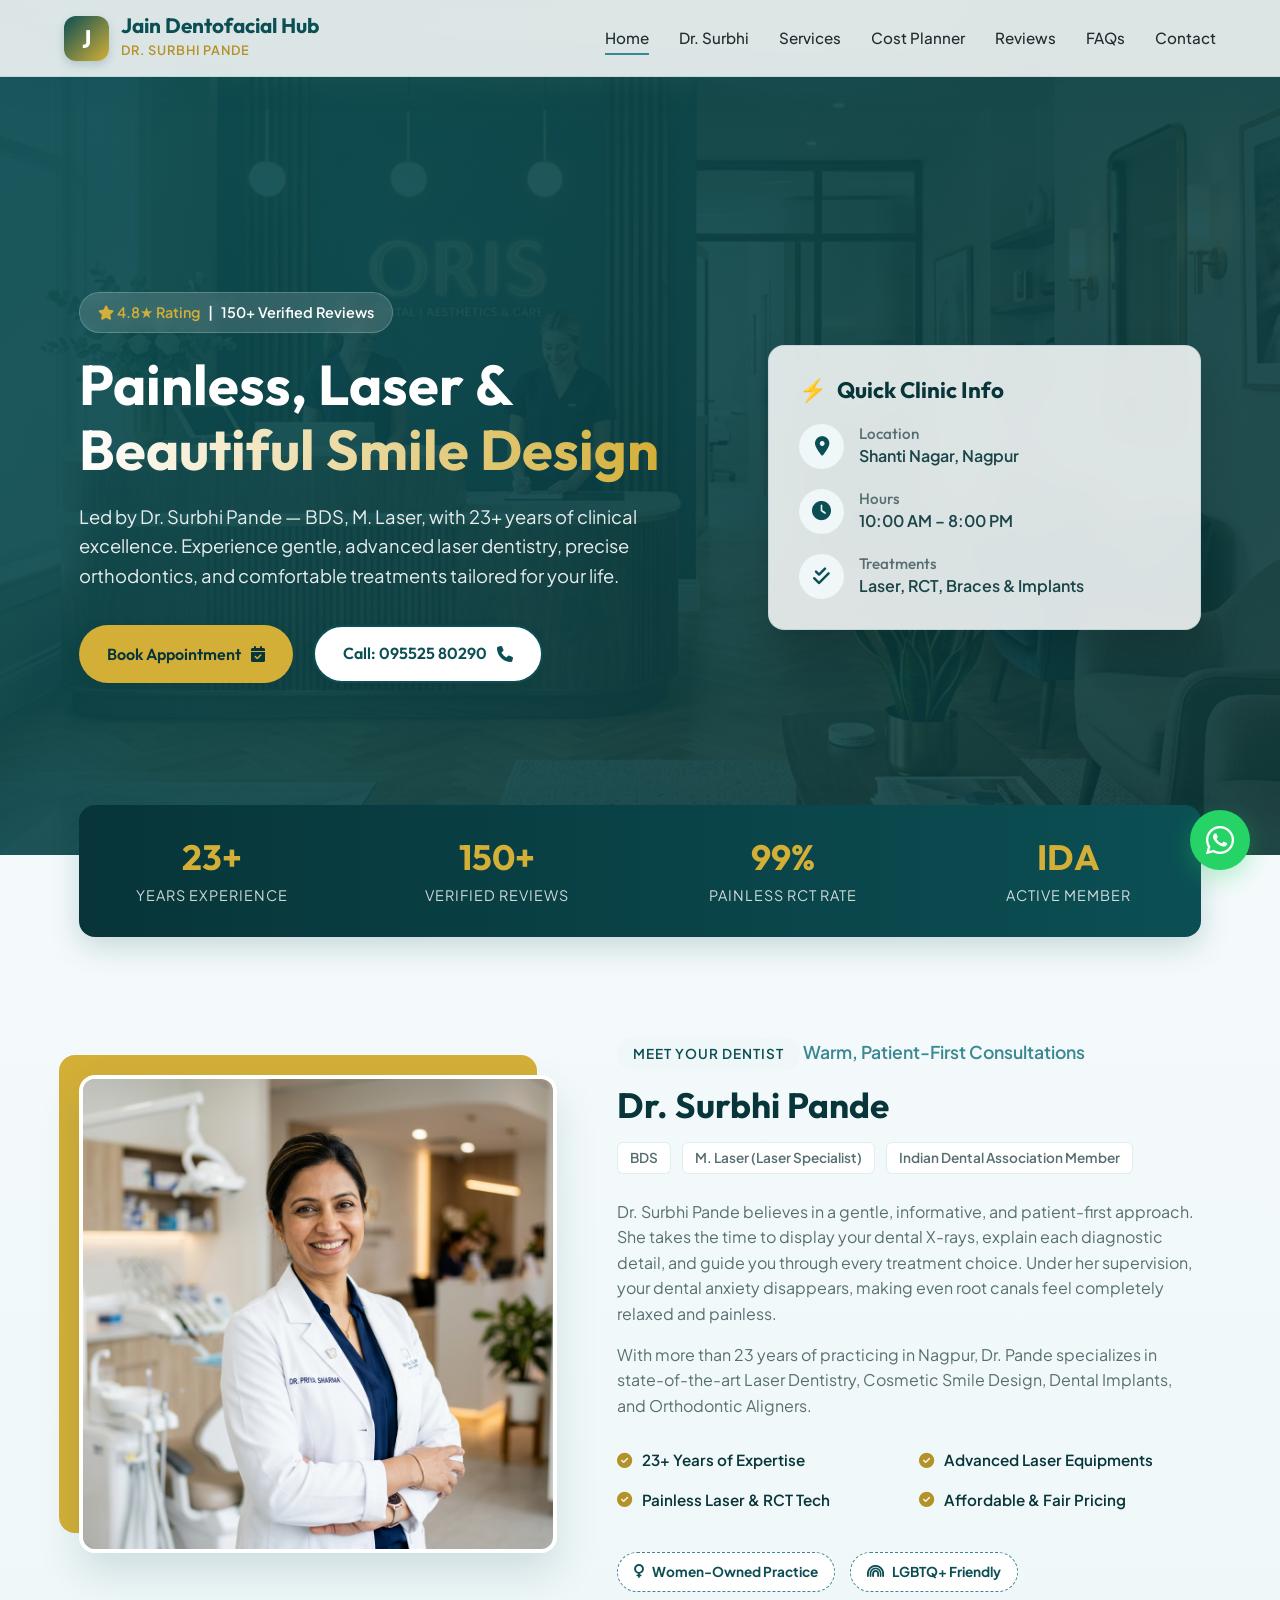
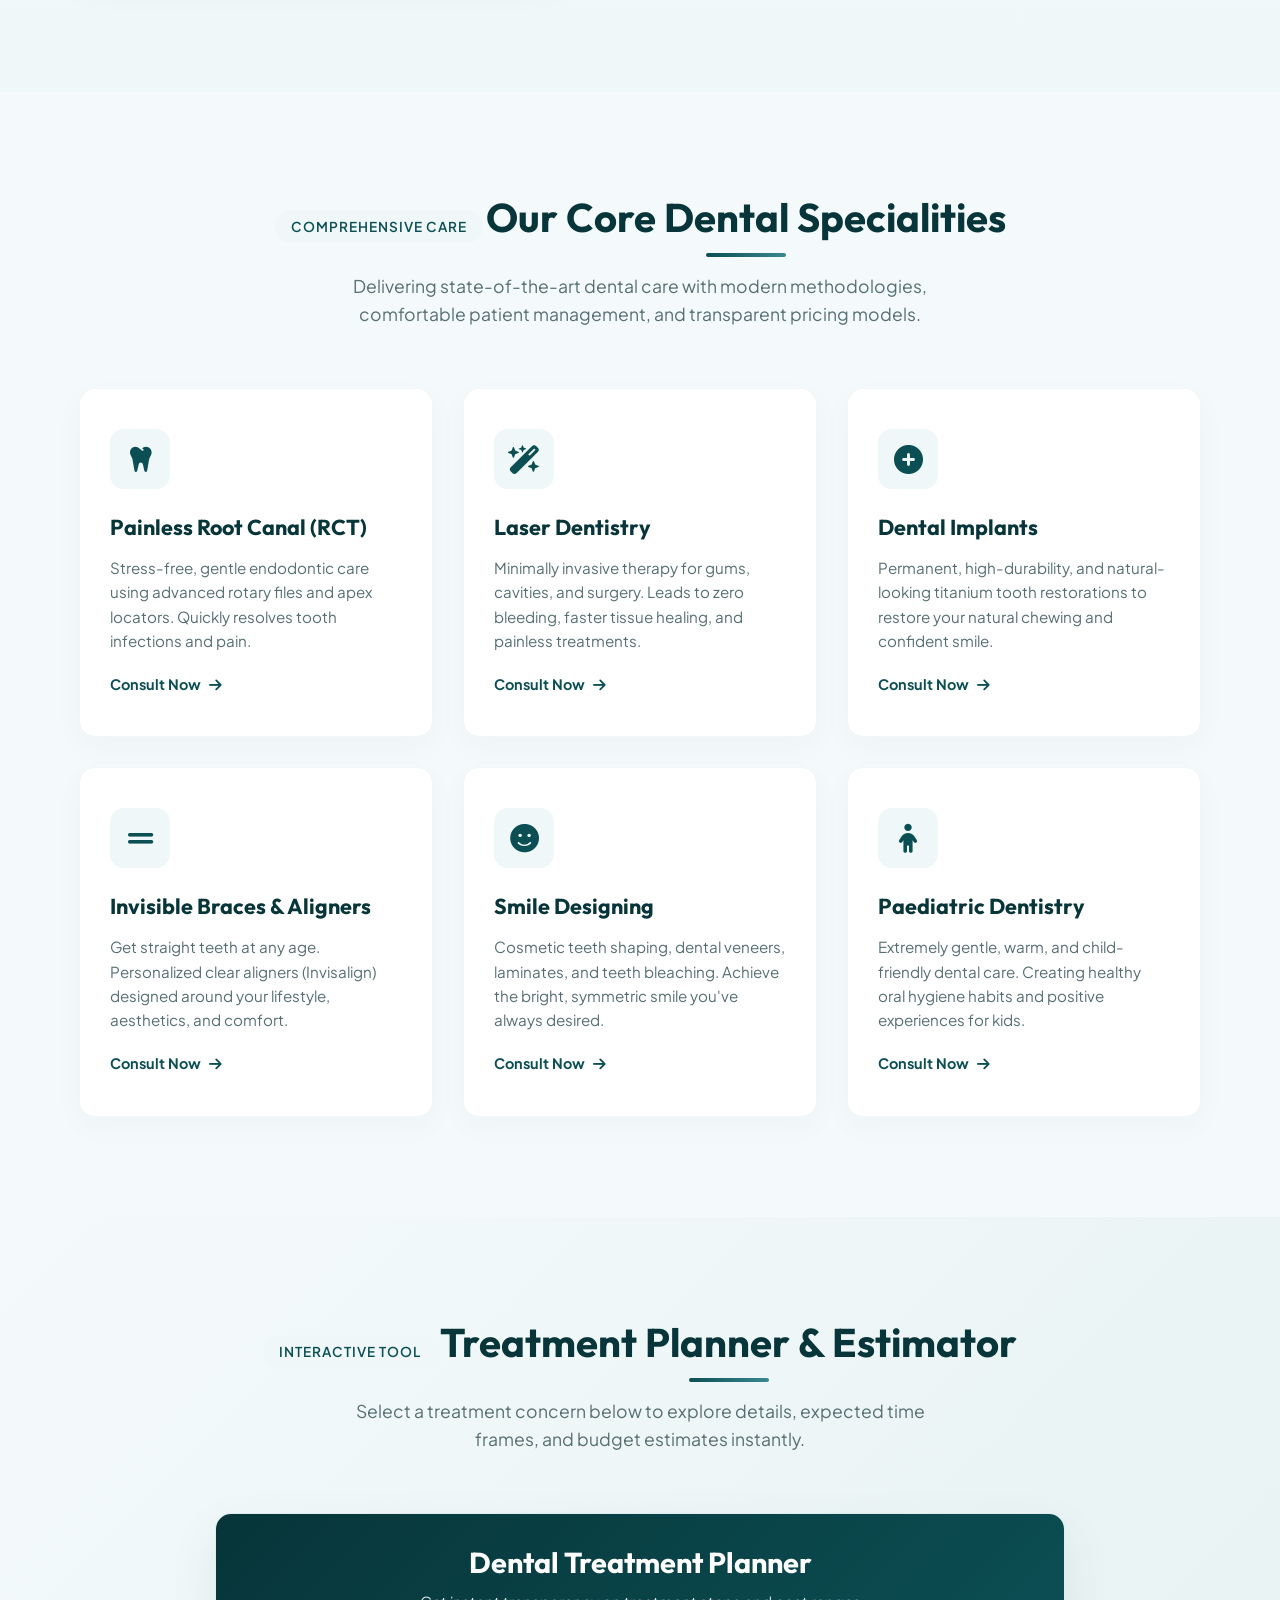
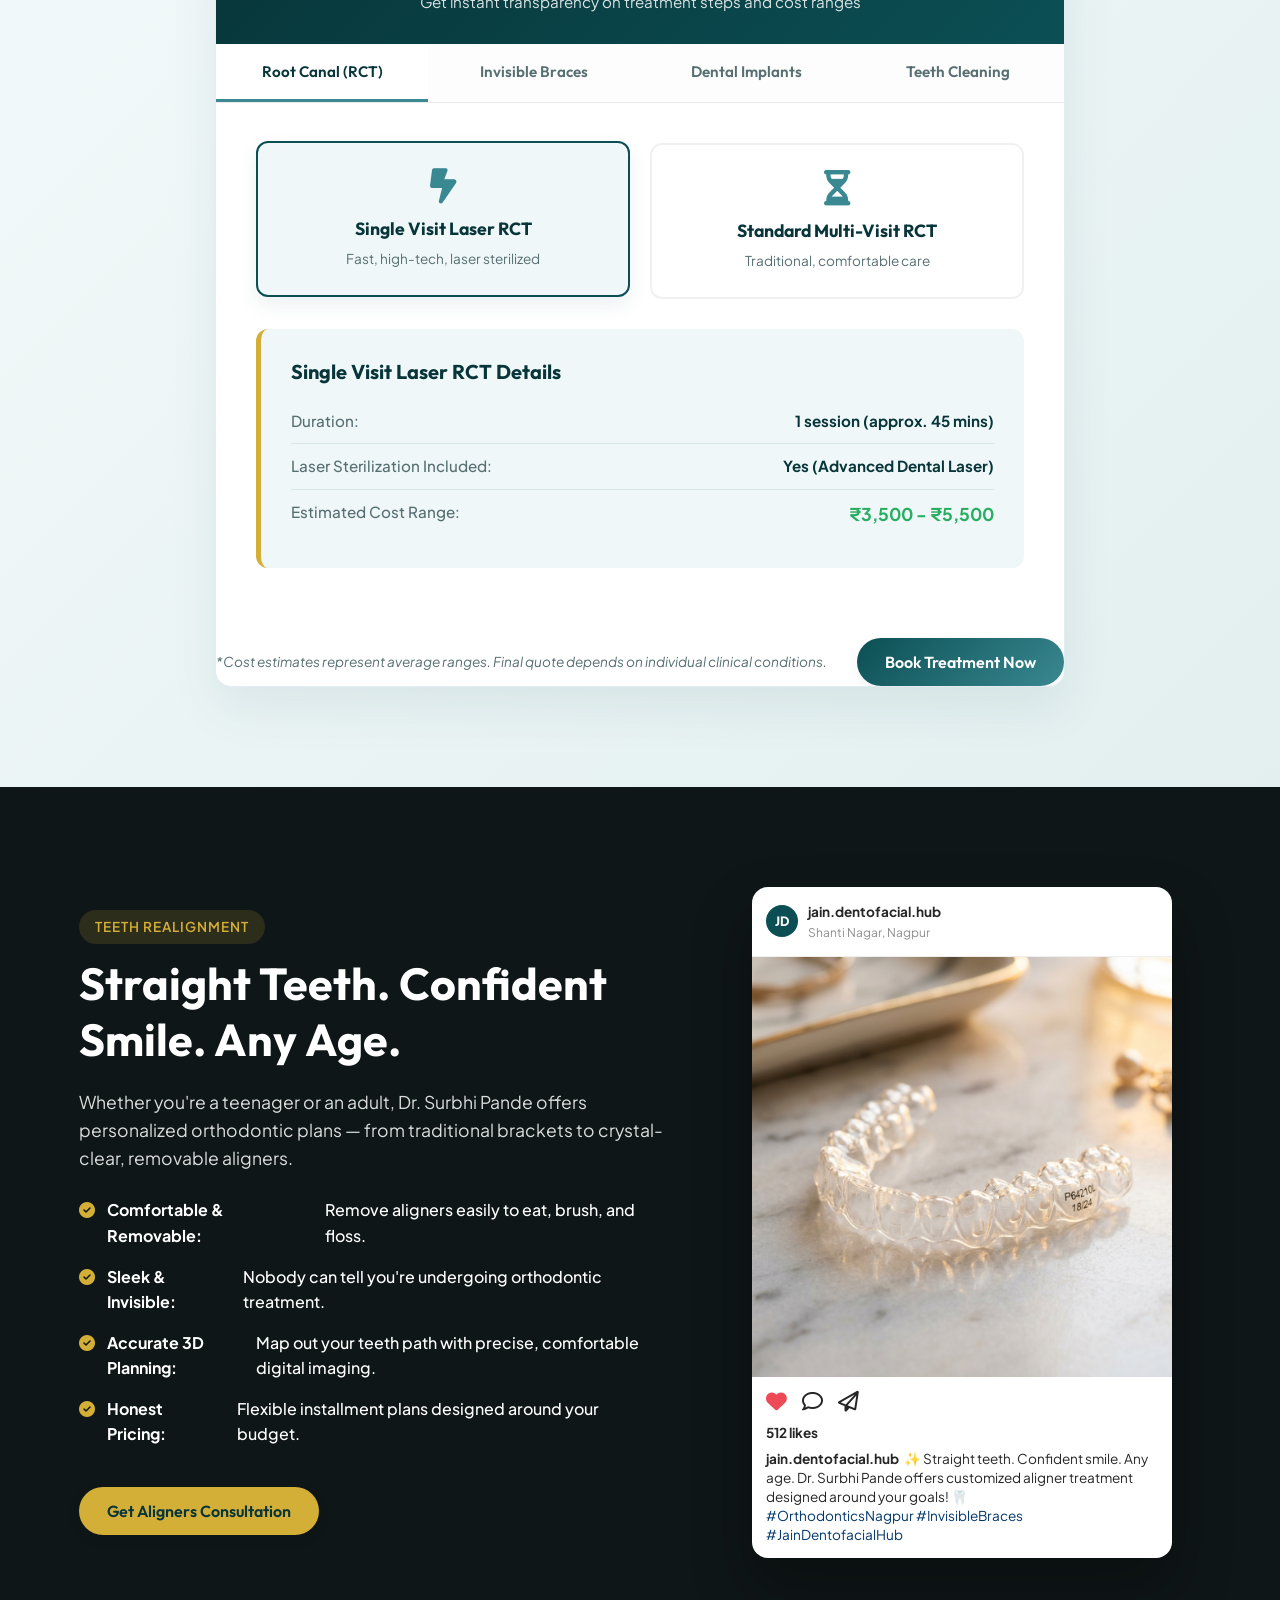
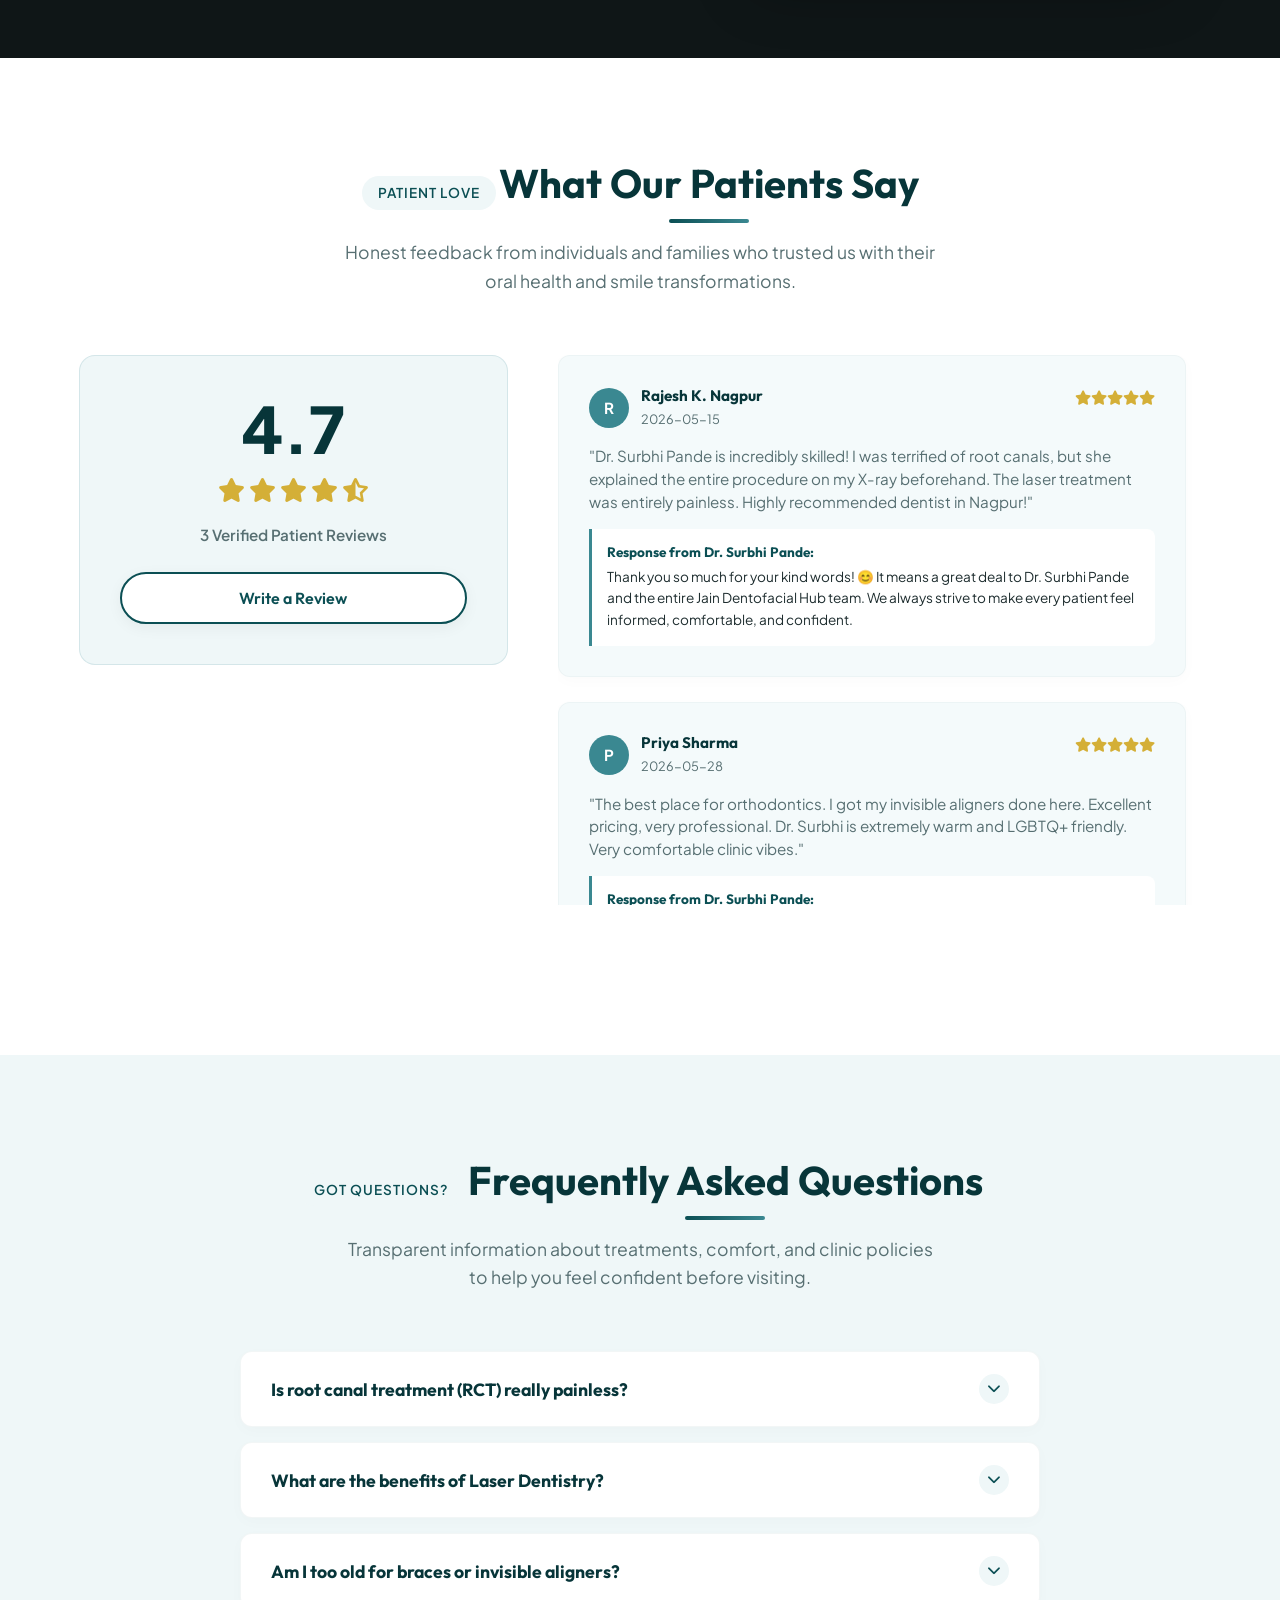
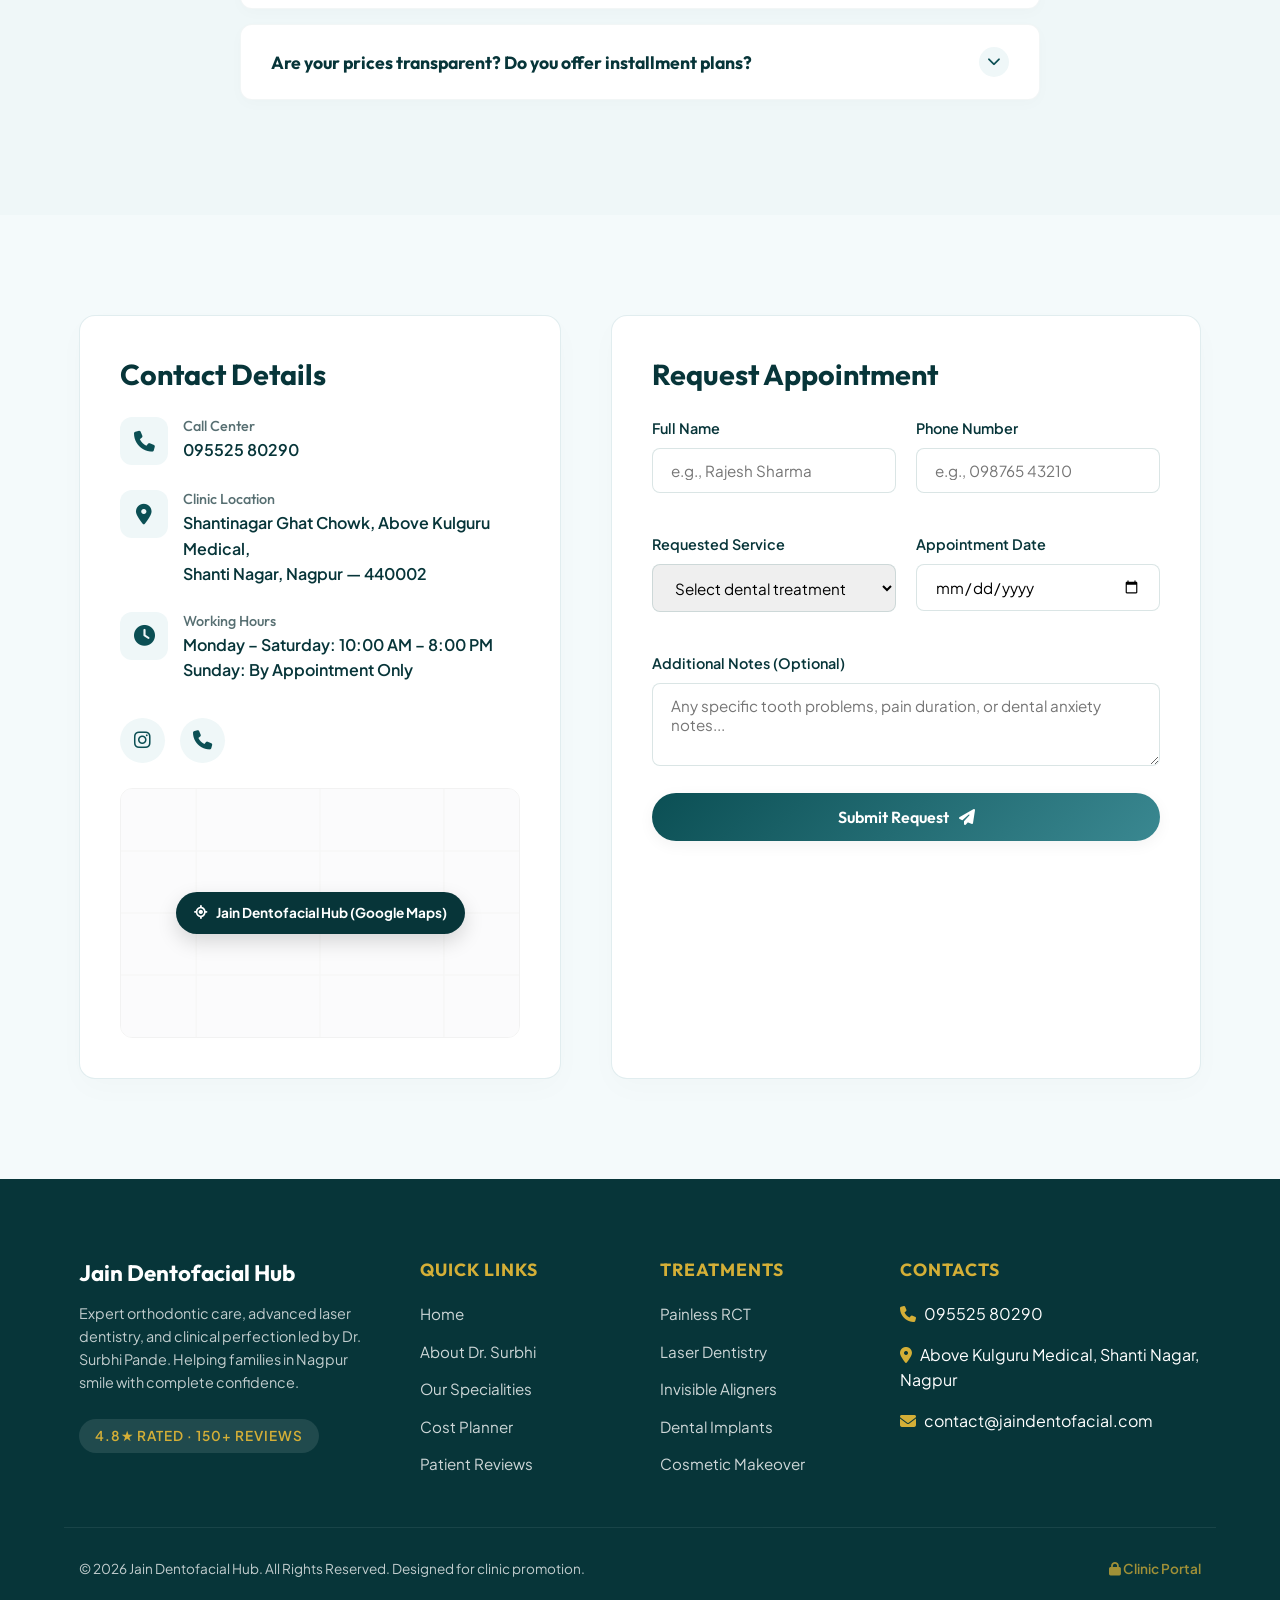
<file: index.html>
<!DOCTYPE html>
<html lang="en">
<head>
  <meta charset="UTF-8">
  <meta name="viewport" content="width=device-width, initial-scale=1.0">
  <title>Jain Dentofacial Hub — Dr. Surbhi Pande | Best Dentist & Orthodontist in Shanti Nagar, Nagpur</title>
  <meta name="description" content="4.8★ rated dental clinic in Shanti Nagar, Nagpur. Led by Dr. Surbhi Pande (BDS, M. Laser, 23+ years exp). Specializing in painless root canal, laser dentistry, dental implants, smile designing, orthodontics, and invisible braces.">
  <meta name="keywords" content="best dentist in Shanti Nagar Nagpur, laser dentist Nagpur, painless root canal Gandhibagh Nagpur, dental implants Shanti Nagar, invisible braces Nagpur, Invisalign clinic Nagpur, smile designing Nagpur, dentofacial orthodontics Nagpur, Dr Surbhi Pande dentist Nagpur, Jain Dentofacial Hub Nagpur">
  <meta name="author" content="Dr. Surbhi Pande">
  
  <!-- Favicon -->
  <link rel="icon" type="image/png" href="data:image/svg+xml,<svg xmlns=%22http://www.w3.org/2000/svg%22 viewBox=%220 0 100 100%22><text y=%22.9em%22 font-size=%2290%22>🦷</text></svg>">
  
  <!-- FontAwesome Icons -->
  <link rel="stylesheet" href="https://cdnjs.cloudflare.com/ajax/libs/font-awesome/6.4.0/css/all.min.css" integrity="sha512-iecdLmaskl7CVkqkXNQ/ZH/XLlvWZOJyj7Yy7tcenmpD1ypASozpmT/E0iPtmFIB46ZmdtAc9eNBvH0H/ZpiBw==" crossorigin="anonymous" referrerpolicy="no-referrer" />
  
  <!-- Custom CSS -->
  <link rel="stylesheet" href="style.css">
</head>
<body>

  <!-- ==========================================================================
       HEADER & NAVIGATION
       ========================================================================== -->
  <header class="header" id="mainHeader">
    <div class="container nav-container">
      <a href="#home" class="logo-link" id="logoLink">
        <div class="logo-icon">J</div>
        <div class="logo-text">
          <h1>Jain Dentofacial Hub</h1>
          <span>DR. SURBHI PANDE</span>
        </div>
      </a>
      
      <nav aria-label="Main Navigation">
        <ul class="nav-links" id="navLinks">
          <li><a href="#home" class="nav-link active" id="navHome">Home</a></li>
          <li><a href="#about" class="nav-link" id="navAbout">Dr. Surbhi</a></li>
          <li><a href="#services" class="nav-link" id="navServices">Services</a></li>
          <li><a href="#planner" class="nav-link" id="navPlanner">Cost Planner</a></li>
          <li><a href="#reviews" class="nav-link" id="navReviews">Reviews</a></li>
          <li><a href="#faq" class="nav-link" id="navFaq">FAQs</a></li>
          <li><a href="#contact" class="nav-link" id="navContact">Contact</a></li>
        </ul>
      </nav>
      
      <button class="hamburger" id="hamburgerMenu" aria-label="Toggle Menu" aria-expanded="false">
        <span></span>
        <span></span>
        <span></span>
      </button>
    </div>
  </header>

  <main>
    <!-- ==========================================================================
         HERO SECTION
         ========================================================================== -->
    <section class="hero" id="home">
      <div class="container hero-grid">
        <div class="hero-content">
          <div class="rating-badge" id="heroRatingBadge">
            <span class="stars"><i class="fa-solid fa-star"></i> 4.8★ Rating</span>
            <span class="divider">|</span>
            <span>150+ Verified Reviews</span>
          </div>
          <h2>Painless, Laser &amp;<br><span>Beautiful Smile Design</span></h2>
          <p>Led by Dr. Surbhi Pande — BDS, M. Laser, with 23+ years of clinical excellence. Experience gentle, advanced laser dentistry, precise orthodontics, and comfortable treatments tailored for your life.</p>
          <div class="hero-actions">
            <button class="btn btn-accent" id="heroBookBtn" onclick="openBookingModal()">Book Appointment <i class="fa-solid fa-calendar-check"></i></button>
            <a href="tel:09552580290" class="btn btn-secondary" id="heroCallBtn">Call: 095525 80290 <i class="fa-solid fa-phone"></i></a>
          </div>
        </div>
        
        <div class="hero-card" id="heroQuickInfoCard">
          <h3><span>⚡</span> Quick Clinic Info</h3>
          <ul class="quick-info-list">
            <li class="quick-info-item">
              <div class="icon"><i class="fa-solid fa-location-dot"></i></div>
              <div>
                <h4>Location</h4>
                <p>Shanti Nagar, Nagpur</p>
              </div>
            </li>
            <li class="quick-info-item">
              <div class="icon"><i class="fa-solid fa-clock"></i></div>
              <div>
                <h4>Hours</h4>
                <p>10:00 AM – 8:00 PM</p>
              </div>
            </li>
            <li class="quick-info-item">
              <div class="icon"><i class="fa-solid fa-check-double"></i></div>
              <div>
                <h4>Treatments</h4>
                <p>Laser, RCT, Braces &amp; Implants</p>
              </div>
            </li>
          </ul>
        </div>
      </div>
    </section>

    <!-- ==========================================================================
         STATS BAR
         ========================================================================== -->
    <section class="container" style="position: relative;" aria-label="Clinic statistics">
      <div class="stats-bar" id="statsBar">
        <div class="stats-grid">
          <div class="stat-item">
            <h3 id="statYears">23+</h3>
            <p>Years Experience</p>
          </div>
          <div class="stat-item">
            <h3 id="statReviews">150+</h3>
            <p>Verified Reviews</p>
          </div>
          <div class="stat-item">
            <h3 id="statSuccess">99%</h3>
            <p>Painless RCT Rate</p>
          </div>
          <div class="stat-item">
            <h3 id="statDoctor">IDA</h3>
            <p>Active Member</p>
          </div>
        </div>
      </div>
    </section>

    <!-- ==========================================================================
         DOCTOR BIO SECTION
         ========================================================================== -->
    <section class="section doctor-section" id="about">
      <div class="container doctor-grid">
        <div class="doctor-img-wrapper" id="doctorImgWrapper">
          <div class="doctor-img-frame">
            <img src="assets/dr_surbhi_pande.png" alt="Dr. Surbhi Pande — Best Dentist and Orthodontist in Nagpur" width="500" height="500">
          </div>
        </div>
        
        <div class="doctor-content" id="doctorContent">
          <span class="badge" id="doctorBadge">Meet Your Dentist</span>
          <span class="tagline">Warm, Patient-First Consultations</span>
          <h3>Dr. Surbhi Pande</h3>
          <p class="doctor-qualifications"><span id="qualBds">BDS</span> <span id="qualMLaser">M. Laser (Laser Specialist)</span> <span id="qualIda">Indian Dental Association Member</span></p>
          
          <div class="doctor-bio">
            <p style="margin-bottom: 15px;">Dr. Surbhi Pande believes in a gentle, informative, and patient-first approach. She takes the time to display your dental X-rays, explain each diagnostic detail, and guide you through every treatment choice. Under her supervision, your dental anxiety disappears, making even root canals feel completely relaxed and painless.</p>
            <p>With more than 23 years of practicing in Nagpur, Dr. Pande specializes in state-of-the-art Laser Dentistry, Cosmetic Smile Design, Dental Implants, and Orthodontic Aligners.</p>
          </div>
          
          <ul class="doctor-points" id="doctorPointsList">
            <li><i class="fa-solid fa-circle-check"></i> 23+ Years of Expertise</li>
            <li><i class="fa-solid fa-circle-check"></i> Advanced Laser Equipments</li>
            <li><i class="fa-solid fa-circle-check"></i> Painless Laser &amp; RCT Tech</li>
            <li><i class="fa-solid fa-circle-check"></i> Affordable &amp; Fair Pricing</li>
          </ul>
          
          <div class="doctor-badges" id="inclusivityBadges">
            <div class="doctor-badge" id="badgeWomen"><i class="fa-solid fa-venus"></i> Women-Owned Practice</div>
            <div class="doctor-badge" id="badgeLgbtq"><i class="fa-solid fa-rainbow"></i> LGBTQ+ Friendly</div>
          </div>
        </div>
      </div>
    </section>

    <!-- ==========================================================================
         SERVICES SECTION
         ========================================================================== -->
    <section class="section" id="services">
      <div class="container">
        <div class="section-header">
          <span class="badge">Comprehensive Care</span>
          <h2>Our Core Dental Specialities</h2>
          <p>Delivering state-of-the-art dental care with modern methodologies, comfortable patient management, and transparent pricing models.</p>
        </div>
        
        <div class="services-grid" id="servicesGrid">
          <!-- Service Card 1 -->
          <article class="service-card" id="serviceRct">
            <div class="service-icon"><i class="fa-solid fa-tooth"></i></div>
            <h3>Painless Root Canal (RCT)</h3>
            <p>Stress-free, gentle endodontic care using advanced rotary files and apex locators. Quickly resolves tooth infections and pain.</p>
            <a href="#contact" class="service-link">Consult Now <i class="fa-solid fa-arrow-right"></i></a>
          </article>
          
          <!-- Service Card 2 -->
          <article class="service-card" id="serviceLaser">
            <div class="service-icon"><i class="fa-solid fa-wand-magic-sparkles"></i></div>
            <h3>Laser Dentistry</h3>
            <p>Minimally invasive therapy for gums, cavities, and surgery. Leads to zero bleeding, faster tissue healing, and painless treatments.</p>
            <a href="#contact" class="service-link">Consult Now <i class="fa-solid fa-arrow-right"></i></a>
          </article>
          
          <!-- Service Card 3 -->
          <article class="service-card" id="serviceImplants">
            <div class="service-icon"><i class="fa-solid fa-circle-plus"></i></div>
            <h3>Dental Implants</h3>
            <p>Permanent, high-durability, and natural-looking titanium tooth restorations to restore your natural chewing and confident smile.</p>
            <a href="#contact" class="service-link">Consult Now <i class="fa-solid fa-arrow-right"></i></a>
          </article>
          
          <!-- Service Card 4 -->
          <article class="service-card" id="serviceBraces">
            <div class="service-icon"><i class="fa-solid fa-grip-lines"></i></div>
            <h3>Invisible Braces &amp; Aligners</h3>
            <p>Get straight teeth at any age. Personalized clear aligners (Invisalign) designed around your lifestyle, aesthetics, and comfort.</p>
            <a href="#contact" class="service-link">Consult Now <i class="fa-solid fa-arrow-right"></i></a>
          </article>
          
          <!-- Service Card 5 -->
          <article class="service-card" id="serviceSmile">
            <div class="service-icon"><i class="fa-solid fa-face-smile"></i></div>
            <h3>Smile Designing</h3>
            <p>Cosmetic teeth shaping, dental veneers, laminates, and teeth bleaching. Achieve the bright, symmetric smile you've always desired.</p>
            <a href="#contact" class="service-link">Consult Now <i class="fa-solid fa-arrow-right"></i></a>
          </article>
          
          <!-- Service Card 6 -->
          <article class="service-card" id="serviceKids">
            <div class="service-icon"><i class="fa-solid fa-child"></i></div>
            <h3>Paediatric Dentistry</h3>
            <p>Extremely gentle, warm, and child-friendly dental care. Creating healthy oral hygiene habits and positive experiences for kids.</p>
            <a href="#contact" class="service-link">Consult Now <i class="fa-solid fa-arrow-right"></i></a>
          </article>
        </div>
      </div>
    </section>

    <!-- ==========================================================================
         INTERACTIVE COST CALCULATOR
         ========================================================================== -->
    <section class="section planner-section" id="planner">
      <div class="container">
        <div class="section-header">
          <span class="badge">Interactive Tool</span>
          <h2>Treatment Planner &amp; Estimator</h2>
          <p>Select a treatment concern below to explore details, expected time frames, and budget estimates instantly.</p>
        </div>
        
        <div class="planner-container" id="plannerContainer">
          <div class="planner-header">
            <h3>Dental Treatment Planner</h3>
            <p>Get instant transparency on treatment steps and cost ranges</p>
          </div>
          
          <div class="planner-tabs" role="tablist">
            <button class="planner-tab active" id="tabRct" role="tab" aria-selected="true" onclick="switchPlannerTab('rct')">Root Canal (RCT)</button>
            <button class="planner-tab" id="tabAligners" role="tab" aria-selected="false" onclick="switchPlannerTab('aligners')">Invisible Braces</button>
            <button class="planner-tab" id="tabImplants" role="tab" aria-selected="false" onclick="switchPlannerTab('implants')">Dental Implants</button>
            <button class="planner-tab" id="tabCleaning" role="tab" aria-selected="false" onclick="switchPlannerTab('cleaning')">Teeth Cleaning</button>
          </div>
          
          <div class="planner-body">
            <!-- RCT Content -->
            <div class="planner-step active" id="plannerStep-rct">
              <div class="planner-options-grid">
                <div class="planner-option-card selected" onclick="selectPlannerOption('rct', 'single', this)">
                  <i class="fa-solid fa-bolt-lightning"></i>
                  <h4>Single Visit Laser RCT</h4>
                  <p>Fast, high-tech, laser sterilized</p>
                </div>
                <div class="planner-option-card" onclick="selectPlannerOption('rct', 'multi', this)">
                  <i class="fa-solid fa-hourglass-half"></i>
                  <h4>Standard Multi-Visit RCT</h4>
                  <p>Traditional, comfortable care</p>
                </div>
              </div>
              
              <div class="planner-result-card">
                <h4 id="rctResultTitle">Single Visit Laser RCT Details</h4>
                <div class="result-detail-row">
                  <span class="result-label">Duration:</span>
                  <span class="result-value" id="rctResultTime">1 session (approx. 45 mins)</span>
                </div>
                <div class="result-detail-row">
                  <span class="result-label">Laser Sterilization Included:</span>
                  <span class="result-value" id="rctResultLaser">Yes</span>
                </div>
                <div class="result-detail-row">
                  <span class="result-label">Estimated Cost Range:</span>
                  <span class="result-value cost" id="rctResultCost">₹3,500 - ₹5,500</span>
                </div>
              </div>
            </div>
            
            <!-- Aligners Content -->
            <div class="planner-step" id="plannerStep-aligners">
              <div class="planner-options-grid">
                <div class="planner-option-card selected" onclick="selectPlannerOption('aligners', 'invisible', this)">
                  <i class="fa-solid fa-mask"></i>
                  <h4>Invisible Clear Aligners</h4>
                  <p>Invisalign - transparent &amp; removable</p>
                </div>
                <div class="planner-option-card" onclick="selectPlannerOption('aligners', 'ceramic', this)">
                  <i class="fa-solid fa-border-all"></i>
                  <h4>Ceramic &amp; Metallic Braces</h4>
                  <p>Conventional tooth alignment</p>
                </div>
              </div>
              
              <div class="planner-result-card">
                <h4 id="alignerResultTitle">Invisible Clear Aligners Details</h4>
                <div class="result-detail-row">
                  <span class="result-label">Treatment Duration:</span>
                  <span class="result-value" id="alignerResultTime">6 to 14 months</span>
                </div>
                <div class="result-detail-row">
                  <span class="result-label">Aesthetic Profile:</span>
                  <span class="result-value" id="alignerResultAesthetic">100% Invisible, Easy to clean</span>
                </div>
                <div class="result-detail-row">
                  <span class="result-label">Estimated Cost Range:</span>
                  <span class="result-value cost" id="alignerResultCost">₹45,000 - ₹1,20,000</span>
                </div>
              </div>
            </div>

            <!-- Implants Content -->
            <div class="planner-step" id="plannerStep-implants">
              <div class="planner-options-grid">
                <div class="planner-option-card selected" onclick="selectPlannerOption('implants', 'premium', this)">
                  <i class="fa-solid fa-crown"></i>
                  <h4>Premium Titanium Implant</h4>
                  <p>Lifetime warranty, top international brands</p>
                </div>
                <div class="planner-option-card" onclick="selectPlannerOption('implants', 'standard', this)">
                  <i class="fa-solid fa-shield"></i>
                  <h4>Standard Dental Implant</h4>
                  <p>Reliable, stable tooth replacement</p>
                </div>
              </div>
              
              <div class="planner-result-card">
                <h4 id="implantsResultTitle">Premium Titanium Implant Details</h4>
                <div class="result-detail-row">
                  <span class="result-label">Healing Time:</span>
                  <span class="result-value" id="implantsResultTime">2 to 3 months (Osteointegration)</span>
                </div>
                <div class="result-detail-row">
                  <span class="result-label">Lifespan:</span>
                  <span class="result-value" id="implantsResultLifespan">Lifetime durability</span>
                </div>
                <div class="result-detail-row">
                  <span class="result-label">Estimated Cost Range:</span>
                  <span class="result-value cost" id="implantsResultCost">₹25,000 - ₹40,000</span>
                </div>
              </div>
            </div>

            <!-- Cleaning Content -->
            <div class="planner-step" id="plannerStep-cleaning">
              <div class="planner-options-grid">
                <div class="planner-option-card selected" onclick="selectPlannerOption('cleaning', 'ultrasonic', this)">
                  <i class="fa-solid fa-water"></i>
                  <h4>Scaling &amp; Ultrasonic Cleaning</h4>
                  <p>Removes hard plaque, tartar &amp; stains</p>
                </div>
                <div class="planner-option-card" onclick="selectPlannerOption('cleaning', 'polishing', this)">
                  <i class="fa-solid fa-sparkles"></i>
                  <h4>Scaling + Polish &amp; Stain Removal</h4>
                  <p>Extra glossy finish &amp; deep stain clean</p>
                </div>
              </div>
              
              <div class="planner-result-card">
                <h4 id="cleaningResultTitle">Scaling &amp; Ultrasonic Cleaning Details</h4>
                <div class="result-detail-row">
                  <span class="result-label">Duration:</span>
                  <span class="result-value" id="cleaningResultTime">1 session (30 mins)</span>
                </div>
                <div class="result-detail-row">
                  <span class="result-label">Recommended Frequency:</span>
                  <span class="result-value" id="cleaningResultFreq">Once every 6 months</span>
                </div>
                <div class="result-detail-row">
                  <span class="result-label">Estimated Cost Range:</span>
                  <span class="result-value cost" id="cleaningResultCost">₹1,000 - ₹2,000</span>
                </div>
              </div>
            </div>
          </div>
          
          <div class="planner-footer">
            <span class="price-estimate">*Cost estimates represent average ranges. Final quote depends on individual clinical conditions.</span>
            <button class="btn btn-primary btn-sm" id="plannerBookBtn" onclick="openBookingModal('planner')">Book Treatment Now</button>
          </div>
        </div>
      </div>
    </section>

    <!-- ==========================================================================
         ORTHODONTICS FOCUS (INSTAGRAM HIGHLIGHT)
         ========================================================================== -->
    <section class="section braces-spotlight">
      <div class="container braces-grid">
        <div class="braces-content" id="bracesContent">
          <span class="badge" style="background: rgba(212,175,55,0.15); color: var(--accent);">Teeth Realignment</span>
          <h2>Straight Teeth. Confident Smile. Any Age.</h2>
          <p>Whether you're a teenager or an adult, Dr. Surbhi Pande offers personalized orthodontic plans — from traditional brackets to crystal-clear, removable aligners.</p>
          <ul class="braces-bullets" id="bracesBullets">
            <li><i class="fa-solid fa-circle-check"></i> <strong>Comfortable &amp; Removable:</strong> Remove aligners easily to eat, brush, and floss.</li>
            <li><i class="fa-solid fa-circle-check"></i> <strong>Sleek &amp; Invisible:</strong> Nobody can tell you're undergoing orthodontic treatment.</li>
            <li><i class="fa-solid fa-circle-check"></i> <strong>Accurate 3D Planning:</strong> Map out your teeth path with precise, comfortable digital imaging.</li>
            <li><i class="fa-solid fa-circle-check"></i> <strong>Honest Pricing:</strong> Flexible installment plans designed around your budget.</li>
          </ul>
          <button class="btn btn-accent" id="bracesConsultBtn" onclick="openBookingModal()">Get Aligners Consultation</button>
        </div>
        
        <!-- Instagram Post styled card -->
        <article class="instagram-post-mockup" id="instaCard">
          <div class="insta-header">
            <div class="insta-avatar">JD</div>
            <div class="insta-user-info">
              <span class="insta-username">jain.dentofacial.hub</span>
              <span class="insta-location">Shanti Nagar, Nagpur</span>
            </div>
          </div>
          <div class="insta-img-container">
            <img src="assets/orthodontics_aligners.png" alt="Clear orthodontic aligner placement" width="400" height="400">
          </div>
          <div class="insta-actions">
            <i class="fa-solid fa-heart" id="instaHeartBtn" onclick="toggleInstaHeart()"></i>
            <i class="fa-regular fa-comment"></i>
            <i class="fa-regular fa-paper-plane"></i>
          </div>
          <div class="insta-likes"><span id="instaLikesCount">512</span> likes</div>
          <div class="insta-caption">
            <span class="username">jain.dentofacial.hub</span>✨ Straight teeth. Confident smile. Any age. Dr. Surbhi Pande offers customized aligner treatment designed around your goals! 🦷
            <br>
            <a href="#" class="hashtag">#OrthodonticsNagpur</a> <a href="#" class="hashtag">#InvisibleBraces</a> <a href="#" class="hashtag">#JainDentofacialHub</a>
          </div>
        </article>
      </div>
    </section>

    <!-- ==========================================================================
         PATIENT REVIEWS & FEEDBACK
         ========================================================================== -->
    <section class="section reviews-section" id="reviews">
      <div class="container">
        <div class="section-header">
          <span class="badge">Patient Love</span>
          <h2>What Our Patients Say</h2>
          <p>Honest feedback from individuals and families who trusted us with their oral health and smile transformations.</p>
        </div>
        
        <div class="reviews-summary-grid">
          <!-- Overview Card -->
          <div class="rating-overview-card" id="ratingOverview">
            <div class="rating-score" id="avgRatingScore">4.8</div>
            <div class="rating-stars" id="avgRatingStars">
              <i class="fa-solid fa-star"></i>
              <i class="fa-solid fa-star"></i>
              <i class="fa-solid fa-star"></i>
              <i class="fa-solid fa-star"></i>
              <i class="fa-solid fa-star-half-stroke"></i>
            </div>
            <div class="rating-count"><span id="verifiedReviewsCount">150</span> Verified Patient Reviews</div>
            
            <button class="btn btn-secondary write-review-toggle" id="writeReviewBtn" onclick="toggleReviewForm()">Write a Review</button>
            
            <!-- Submit Review Form (Dynamically saved to local storage) -->
            <form class="review-form-container" id="reviewForm" onsubmit="handleReviewSubmit(event)">
              <div class="review-form-group">
                <label>Select Rating</label>
                <div class="review-rating-select" id="ratingStarsSelect">
                  <i class="fa-solid fa-star" data-value="1" onclick="setSelectRating(1)"></i>
                  <i class="fa-solid fa-star" data-value="2" onclick="setSelectRating(2)"></i>
                  <i class="fa-solid fa-star" data-value="3" onclick="setSelectRating(3)"></i>
                  <i class="fa-solid fa-star" data-value="4" onclick="setSelectRating(4)"></i>
                  <i class="fa-solid fa-star" data-value="5" onclick="setSelectRating(5)"></i>
                </div>
              </div>
              <div class="review-form-group">
                <label for="reviewName">Your Name</label>
                <input type="text" id="reviewName" class="review-input" required placeholder="e.g., Suresh Kumar">
              </div>
              <div class="review-form-group">
                <label for="reviewText">Your Experience</label>
                <textarea id="reviewText" rows="3" class="review-input" required placeholder="Describe your consultation or treatment..."></textarea>
              </div>
              <button type="submit" class="btn btn-primary" style="width: 100%; padding: 10px;" id="submitReviewBtn">Submit Review</button>
            </form>
          </div>
          
          <!-- Reviews list -->
          <div class="reviews-feed" id="reviewsFeed">
            <!-- Review items will load here dynamically -->
          </div>
        </div>
      </div>
    </section>

    <!-- ==========================================================================
         FAQ ACCORDION SECTION
         ========================================================================== -->
    <section class="section faq-section" id="faq">
      <div class="container">
        <div class="section-header">
          <span class="badge">Got Questions?</span>
          <h2>Frequently Asked Questions</h2>
          <p>Transparent information about treatments, comfort, and clinic policies to help you feel confident before visiting.</p>
        </div>
        
        <div class="faq-container" id="faqContainer">
          <!-- FAQ 1 -->
          <div class="faq-item">
            <button class="faq-question" aria-expanded="false" onclick="toggleFaq(this)">
              Is root canal treatment (RCT) really painless?
              <span class="faq-icon"><i class="fa-solid fa-chevron-down"></i></span>
            </button>
            <div class="faq-answer">
              <div class="faq-answer-content">
                Yes! With modern dental anesthetics, computerized rotary machines, and laser disinfection protocols, the treatment is fully numbed and comfortable. Most patients feel no pain during the procedure and experience quick relief from their initial toothache.
              </div>
            </div>
          </div>
          
          <!-- FAQ 2 -->
          <div class="faq-item">
            <button class="faq-question" aria-expanded="false" onclick="toggleFaq(this)">
              What are the benefits of Laser Dentistry?
              <span class="faq-icon"><i class="fa-solid fa-chevron-down"></i></span>
            </button>
            <div class="faq-answer">
              <div class="faq-answer-content">
                Laser dentistry uses a concentrated beam of light energy. It sterilizes treatment spots, stops bleeding instantly, avoids the need for stitches in minor gum procedures, and results in less swelling and faster recovery times than traditional drills and scalpels.
              </div>
            </div>
          </div>

          <!-- FAQ 3 -->
          <div class="faq-item">
            <button class="faq-question" aria-expanded="false" onclick="toggleFaq(this)">
              Am I too old for braces or invisible aligners?
              <span class="faq-icon"><i class="fa-solid fa-chevron-down"></i></span>
            </button>
            <div class="faq-answer">
              <div class="faq-answer-content">
                Not at all! Teeth alignment can be done at almost any age, provided your teeth and supporting jaw bone structure are healthy. Invisible aligners are highly popular among adults because they are discrete, clean, and do not affect professional styling.
              </div>
            </div>
          </div>

          <!-- FAQ 4 -->
          <div class="faq-item">
            <button class="faq-question" aria-expanded="false" onclick="toggleFaq(this)">
              Are your prices transparent? Do you offer installment plans?
              <span class="faq-icon"><i class="fa-solid fa-chevron-down"></i></span>
            </button>
            <div class="faq-answer">
              <div class="faq-answer-content">
                Absolutely. We believe in complete financial transparency. We show you all treatment rates upfront. For long-term orthodontic treatments and implants, we provide flexible installment payment options so that premium dental care remains accessible.
              </div>
            </div>
          </div>
        </div>
      </div>
    </section>

    <!-- ==========================================================================
         CONTACT & LOCATION SECTION
         ========================================================================== -->
    <section class="section" id="contact">
      <div class="container contact-grid">
        <div class="contact-info-card" id="contactInfoCard">
          <h3>Contact Details</h3>
          <ul class="contact-links-list">
            <li class="contact-link-item">
              <div class="icon"><i class="fa-solid fa-phone"></i></div>
              <div>
                <h4>Call Center</h4>
                <p><a href="tel:09552580290">095525 80290</a></p>
              </div>
            </li>
            
            <li class="contact-link-item">
              <div class="icon"><i class="fa-solid fa-location-dot"></i></div>
              <div>
                <h4>Clinic Location</h4>
                <p>Shantinagar Ghat Chowk, Above Kulguru Medical,<br>Shanti Nagar, Nagpur — 440002</p>
              </div>
            </li>

            <li class="contact-link-item">
              <div class="icon"><i class="fa-solid fa-clock"></i></div>
              <div>
                <h4>Working Hours</h4>
                <p>Monday – Saturday: 10:00 AM – 8:00 PM<br>Sunday: By Appointment Only</p>
              </div>
            </li>
          </ul>

          <div class="social-links" id="contactSocial">
            <a href="https://instagram.com/jain.dentofacial.hub" target="_blank" rel="noopener" class="social-btn" aria-label="Instagram Profile"><i class="fa-brands fa-instagram"></i></a>
            <a href="tel:09552580290" class="social-btn" aria-label="Call Clinic"><i class="fa-solid fa-phone"></i></a>
          </div>

          <!-- Maps Integration Container -->
          <div class="map-container" id="mapContainer">
            <a href="https://maps.google.com/?q=Shantinagar+Ghat+Chowk,+Above+Kulguru+Medical,+Shanti+Nagar,+Nagpur" target="_blank" rel="noopener" class="map-link-overlay" aria-label="Open clinic location in Google Maps"></a>
            <div class="map-mockup">
              <div class="map-pin">
                <i class="fa-solid fa-location-crosshairs"></i>
                Jain Dentofacial Hub (Google Maps)
              </div>
            </div>
          </div>
        </div>

        <!-- Appointment Form Card -->
        <div class="contact-form" id="contactFormCard">
          <h3>Request Appointment</h3>
          <form id="mainBookingForm" onsubmit="handleDirectBooking(event)">
            <div class="form-row">
              <div class="form-group">
                <label for="formName">Full Name</label>
                <input type="text" id="formName" class="form-input" required placeholder="e.g., Rajesh Sharma">
              </div>
              <div class="form-group">
                <label for="formPhone">Phone Number</label>
                <input type="tel" id="formPhone" class="form-input" required placeholder="e.g., 098765 43210">
              </div>
            </div>

            <div class="form-row">
              <div class="form-group">
                <label for="formService">Requested Service</label>
                <select id="formService" class="form-input" style="height:48px;" required>
                  <option value="" disabled selected>Select dental treatment</option>
                  <option value="Laser Root Canal Treatment">Painless Root Canal (RCT)</option>
                  <option value="Laser Dentistry">Laser Dentistry Treatment</option>
                  <option value="Dental Implants">Dental Implants Restore</option>
                  <option value="Invisible Braces">Invisible Braces &amp; Aligners</option>
                  <option value="Smile Designing">Cosmetic Smile Designing</option>
                  <option value="Teeth Cleaning">Teeth Cleaning &amp; Scaling</option>
                  <option value="General Consultation">General Checkup / Consultation</option>
                </select>
              </div>
              <div class="form-group">
                <label for="formDate">Appointment Date</label>
                <input type="date" id="formDate" class="form-input" required>
              </div>
            </div>

            <div class="form-group">
              <label for="formNotes">Additional Notes (Optional)</label>
              <textarea id="formNotes" rows="3" class="form-input" placeholder="Any specific tooth problems, pain duration, or dental anxiety notes..."></textarea>
            </div>

            <button type="submit" class="btn btn-primary" style="width: 100%;" id="formSubmitBtn">Submit Request <i class="fa-solid fa-paper-plane"></i></button>
          </form>
        </div>
      </div>
    </section>
  </main>

  <!-- ==========================================================================
       FOOTER
       ========================================================================== -->
  <footer class="footer" id="mainFooter">
    <div class="container footer-grid">
      <div class="footer-brand">
        <h4>Jain Dentofacial Hub</h4>
        <p>Expert orthodontic care, advanced laser dentistry, and clinical perfection led by Dr. Surbhi Pande. Helping families in Nagpur smile with complete confidence.</p>
        <span class="badge" style="background: rgba(255,255,255,0.1); color: var(--accent);">4.8★ rated · 150+ reviews</span>
      </div>
      
      <div class="footer-links">
        <h5>Quick Links</h5>
        <ul>
          <li><a href="#home">Home</a></li>
          <li><a href="#about">About Dr. Surbhi</a></li>
          <li><a href="#services">Our Specialities</a></li>
          <li><a href="#planner">Cost Planner</a></li>
          <li><a href="#reviews">Patient Reviews</a></li>
        </ul>
      </div>

      <div class="footer-links">
        <h5>Treatments</h5>
        <ul>
          <li><a href="#services">Painless RCT</a></li>
          <li><a href="#services">Laser Dentistry</a></li>
          <li><a href="#services">Invisible Aligners</a></li>
          <li><a href="#services">Dental Implants</a></li>
          <li><a href="#services">Cosmetic Makeover</a></li>
        </ul>
      </div>

      <div class="footer-links">
        <h5>Contacts</h5>
        <ul style="gap: 15px;">
          <li><i class="fa-solid fa-phone" style="color: var(--accent); margin-right: 5px;"></i> 095525 80290</li>
          <li><i class="fa-solid fa-location-dot" style="color: var(--accent); margin-right: 5px;"></i> Above Kulguru Medical, Shanti Nagar, Nagpur</li>
          <li><i class="fa-solid fa-envelope" style="color: var(--accent); margin-right: 5px;"></i> contact@jaindentofacial.com</li>
        </ul>
      </div>
    </div>

    <div class="container footer-bottom">
      <p>&copy; 2026 Jain Dentofacial Hub. All Rights Reserved. Designed for clinic promotion.</p>
      <div class="footer-bottom-links">
        <a href="admin.html" target="_blank" style="color: var(--accent); font-weight:600;"><i class="fa-solid fa-lock"></i> Clinic Portal</a>
      </div>
    </div>
  </footer>

  <!-- ==========================================================================
       BOOKING MODAL (POP-UP DIALOG)
       ========================================================================== -->
  <div class="modal-overlay" id="bookingModal">
    <div class="modal-content">
      <div class="modal-header">
        <h3 id="modalTitle">Book Consultation</h3>
        <button class="modal-close" onclick="closeBookingModal()"><i class="fa-solid fa-xmark"></i></button>
      </div>
      <div class="modal-body">
        <form id="modalBookingForm" onsubmit="handleModalBooking(event)">
          <div class="form-group">
            <label for="modalName">Full Name</label>
            <input type="text" id="modalName" class="form-input" required placeholder="e.g., Anita Verma">
          </div>
          <div class="form-group">
            <label for="modalPhone">Phone Number</label>
            <input type="tel" id="modalPhone" class="form-input" required placeholder="e.g., 095525 XXXXX">
          </div>
          <div class="form-group">
            <label for="modalService">Dental Treatment</label>
            <select id="modalService" class="form-input" style="height:48px;" required>
              <option value="General Consultation" selected>General Checkup / Consultation</option>
              <option value="Laser Root Canal Treatment">Painless Root Canal (RCT)</option>
              <option value="Laser Dentistry">Laser Dentistry Treatment</option>
              <option value="Dental Implants">Dental Implants Restore</option>
              <option value="Invisible Braces">Invisible Braces &amp; Aligners</option>
              <option value="Smile Designing">Cosmetic Smile Designing</option>
              <option value="Teeth Cleaning">Teeth Cleaning &amp; Scaling</option>
            </select>
          </div>
          <div class="form-row">
            <div class="form-group">
              <label for="modalDate">Preferred Date</label>
              <input type="date" id="modalDate" class="form-input" required>
            </div>
            <div class="form-group">
              <label for="modalTime">Preferred Time</label>
              <select id="modalTime" class="form-input" style="height:48px;" required>
                <option value="Morning (10:00 AM - 1:00 PM)">Morning (10 AM - 1 PM)</option>
                <option value="Afternoon (1:00 PM - 4:00 PM)">Afternoon (1 PM - 4 PM)</option>
                <option value="Evening (4:00 PM - 8:00 PM)" selected>Evening (4 PM - 8 PM)</option>
              </select>
            </div>
          </div>
          <button type="submit" class="btn btn-primary" style="width: 100%; margin-top: 10px;" id="modalSubmitBtn">Book My Spot <i class="fa-solid fa-check"></i></button>
        </form>
      </div>
    </div>
  </div>

  <!-- ==========================================================================
       WHATSAPP CHAT WIDGET
       ========================================================================== -->
  <div class="whatsapp-widget" id="whatsappWidget">
    <button class="whatsapp-btn" id="waBtn" onclick="toggleChatBox()" aria-label="Open Chat Window"><i class="fa-brands fa-whatsapp"></i></button>
    <div class="chat-box" id="waChatBox">
      <div class="chat-header">
        <img src="assets/dr_surbhi_pande.png" alt="Dr. Surbhi Pande Avatar" width="35" height="35">
        <div class="chat-doctor-status">
          <h4>Dr. Surbhi Pande</h4>
          <span>Online (Usually replies fast)</span>
        </div>
      </div>
      
      <div class="chat-body" id="chatBody">
        <div class="chat-msg">
          Hello! 😊 I'm Dr. Surbhi Pande. How can I help you with your teeth concern today?
          <span class="time" id="chatTime">12:30 PM</span>
        </div>
      </div>
      
      <div class="chat-input-area">
        <input type="text" id="chatInputField" placeholder="Type dental question..." onkeydown="handleChatSubmit(event)">
        <button onclick="submitChat()" aria-label="Send message"><i class="fa-solid fa-paper-plane"></i></button>
      </div>
    </div>
  </div>

  <!-- Toast Notification element -->
  <div class="toast" id="toastNotification">
    <i class="fa-solid fa-circle-check"></i>
    <span id="toastMessage">Success Message!</span>
  </div>

  <!-- Custom JavaScript -->
  <script src="script.js"></script>
</body>
</html>
</file>
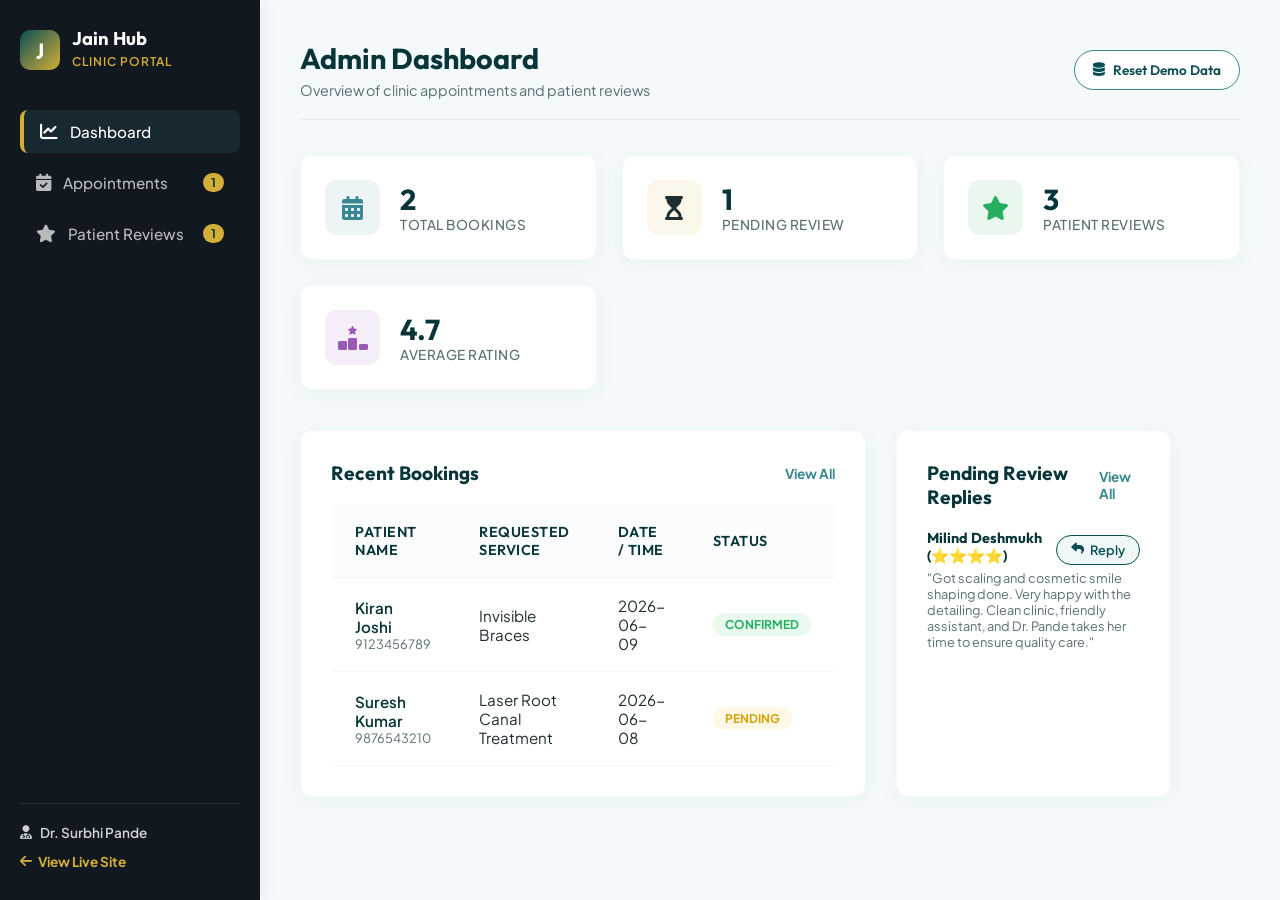
<file: admin.html>
<!DOCTYPE html>
<html lang="en">
<head>
  <meta charset="UTF-8">
  <meta name="viewport" content="width=device-width, initial-scale=1.0">
  <title>Clinic Admin Portal - Jain Dentofacial Hub</title>
  
  <!-- Favicon -->
  <link rel="icon" type="image/png" href="data:image/svg+xml,<svg xmlns=%22http://www.w3.org/2000/svg%22 viewBox=%220 0 100 100%22><text y=%22.9em%22 font-size=%2290%22>🔑</text></svg>">
  
  <!-- FontAwesome Icons -->
  <link rel="stylesheet" href="https://cdnjs.cloudflare.com/ajax/libs/font-awesome/6.4.0/css/all.min.css" integrity="sha512-iecdLmaskl7CVkqkXNQ/ZH/XLlvWZOJyj7Yy7tcenmpD1ypASozpmT/E0iPtmFIB46ZmdtAc9eNBvH0H/ZpiBw==" crossorigin="anonymous" referrerpolicy="no-referrer" />
  
  <!-- Google Fonts -->
  <link href="https://fonts.googleapis.com/css2?family=Outfit:wght@400;600;700;800&family=Plus+Jakarta+Sans:wght@400;500;600;700&display=swap" rel="stylesheet">
  
  <!-- Custom CSS for Admin -->
  <link rel="stylesheet" href="admin-style.css">
</head>
<body>

  <!-- ==========================================================================
       ADMIN SIDEBAR / HEADER
       ========================================================================== -->
  <div class="admin-layout">
    <aside class="admin-sidebar">
      <div class="sidebar-brand">
        <div class="brand-icon">J</div>
        <div>
          <h2>Jain Hub</h2>
          <span>CLINIC PORTAL</span>
        </div>
      </div>
      
      <nav class="sidebar-nav">
        <ul>
          <li><a href="#" class="nav-item active" onclick="switchAdminSection('dashboard', this)"><i class="fa-solid fa-chart-line"></i> Dashboard</a></li>
          <li><a href="#" class="nav-item" onclick="switchAdminSection('appointments', this)"><i class="fa-solid fa-calendar-check"></i> Appointments <span class="badge-count" id="badgeAppCount">0</span></a></li>
          <li><a href="#" class="nav-item" onclick="switchAdminSection('reviews', this)"><i class="fa-solid fa-star"></i> Patient Reviews <span class="badge-count" id="badgeReviewCount">0</span></a></li>
        </ul>
      </nav>

      <div class="sidebar-footer">
        <p><i class="fa-solid fa-user-doctor"></i> Dr. Surbhi Pande</p>
        <a href="index.html" class="back-to-site"><i class="fa-solid fa-arrow-left"></i> View Live Site</a>
      </div>
    </aside>

    <!-- ==========================================================================
         MAIN CONTENT AREA
         ========================================================================== -->
    <main class="admin-main">
      <header class="admin-header">
        <div class="header-title">
          <h1 id="pageTitle">Admin Dashboard</h1>
          <p id="pageSubtitle">Overview of clinic appointments and patient reviews</p>
        </div>
        <div class="header-actions">
          <button class="btn-seed" onclick="seedDemoData()"><i class="fa-solid fa-database"></i> Reset Demo Data</button>
        </div>
      </header>

      <!-- ==========================================================================
           SECTION: DASHBOARD OVERVIEW
           ========================================================================== -->
      <section class="admin-section active" id="section-dashboard">
        <!-- Stats Cards Grid -->
        <div class="stats-grid">
          <div class="stat-card">
            <div class="card-icon blue"><i class="fa-solid fa-calendar-days"></i></div>
            <div class="card-info">
              <h3 id="statTotalApps">0</h3>
              <p>Total Bookings</p>
            </div>
          </div>
          
          <div class="stat-card">
            <div class="card-icon gold"><i class="fa-solid fa-hourglass-start"></i></div>
            <div class="card-info">
              <h3 id="statPendingApps">0</h3>
              <p>Pending Review</p>
            </div>
          </div>

          <div class="stat-card">
            <div class="card-icon green"><i class="fa-solid fa-star"></i></div>
            <div class="card-info">
              <h3 id="statTotalReviews">0</h3>
              <p>Patient Reviews</p>
            </div>
          </div>

          <div class="stat-card">
            <div class="card-icon purple"><i class="fa-solid fa-ranking-star"></i></div>
            <div class="card-info">
              <h3 id="statAvgRating">4.8</h3>
              <p>Average Rating</p>
            </div>
          </div>
        </div>

        <!-- Quick Summary Lists -->
        <div class="dashboard-details-grid">
          <!-- Recent Appointments -->
          <div class="details-card">
            <div class="card-header">
              <h3>Recent Bookings</h3>
              <a href="#" class="view-all-link" onclick="triggerNavClick(1)">View All</a>
            </div>
            <div class="table-container">
              <table class="admin-table">
                <thead>
                  <tr>
                    <th>Patient Name</th>
                    <th>Requested Service</th>
                    <th>Date / Time</th>
                    <th>Status</th>
                  </tr>
                </thead>
                <tbody id="dashboardRecentAppointments">
                  <!-- Dynamically populated -->
                </tbody>
              </table>
            </div>
          </div>

          <!-- Pending Reviews to Reply -->
          <div class="details-card">
            <div class="card-header">
              <h3>Pending Review Replies</h3>
              <a href="#" class="view-all-link" onclick="triggerNavClick(2)">View All</a>
            </div>
            <div class="pending-reviews-list" id="dashboardRecentReviews">
              <!-- Dynamically populated -->
            </div>
          </div>
        </div>
      </section>

      <!-- ==========================================================================
           SECTION: APPOINTMENTS PANEL
           ========================================================================== -->
      <section class="admin-section" id="section-appointments">
        <div class="panel-card">
          <div class="panel-header">
            <div class="search-filters">
              <div class="search-box">
                <i class="fa-solid fa-magnifying-glass"></i>
                <input type="text" id="appSearchInput" placeholder="Search patient name..." onkeyup="filterAppointments()">
              </div>
              <select class="filter-select" id="appFilterStatus" onchange="filterAppointments()">
                <option value="All">All Statuses</option>
                <option value="Pending">Pending Approval</option>
                <option value="Confirmed">Confirmed</option>
              </select>
            </div>
          </div>
          
          <div class="table-container">
            <table class="admin-table">
              <thead>
                <tr>
                  <th>Patient Info</th>
                  <th>Service Requested</th>
                  <th>Date &amp; Slot</th>
                  <th>Status</th>
                  <th style="text-align:right;">Actions</th>
                </tr>
              </thead>
              <tbody id="appointmentsTableBody">
                <!-- Dynamically populated -->
              </tbody>
            </table>
          </div>
        </div>
      </section>

      <!-- ==========================================================================
           SECTION: REVIEWS PANEL
           ========================================================================== -->
      <section class="admin-section" id="section-reviews">
        <div class="panel-card">
          <div class="panel-header">
            <div class="search-filters">
              <select class="filter-select" id="reviewFilterRating" onchange="filterReviews()">
                <option value="All">All Ratings</option>
                <option value="5">5 Stars</option>
                <option value="4">4 Stars</option>
                <option value="3">3 Stars &amp; below</option>
              </select>
              <select class="filter-select" id="reviewFilterReply" onchange="filterReviews()">
                <option value="All">All Reviews</option>
                <option value="Unreplied">Unreplied Only</option>
                <option value="Replied">Replied Only</option>
              </select>
            </div>
          </div>

          <div class="reviews-admin-list" id="reviewsTableBody">
            <!-- Dynamically populated cards -->
          </div>
        </div>
      </section>
    </main>
  </div>

  <!-- ==========================================================================
       REPLY MODAL
       ========================================================================== -->
  <div class="modal-overlay" id="replyModal">
    <div class="modal-content">
      <div class="modal-header">
        <h3>Reply to Patient Review</h3>
        <button class="modal-close" onclick="closeReplyModal()"><i class="fa-solid fa-xmark"></i></button>
      </div>
      <div class="modal-body">
        <form id="replyForm" onsubmit="saveReviewReply(event)">
          <input type="hidden" id="replyReviewId">
          <div class="review-preview-text">
            <p><strong>Patient Rating:</strong> <span id="modalReviewRating" style="color:var(--accent);">⭐⭐⭐⭐⭐</span></p>
            <p><strong>Patient Comment:</strong></p>
            <p class="comment-quote" id="modalReviewText">"This is a review comment..."</p>
          </div>
          
          <div class="form-group">
            <div class="reply-header-row">
              <label for="replyTextarea">Write Reply</label>
              <button type="button" class="btn-use-template" onclick="applyReplyTemplate()"><i class="fa-solid fa-wand-magic-sparkles"></i> Use Positive Template</button>
            </div>
            <textarea id="replyTextarea" rows="6" class="form-input" required placeholder="Type reply here..."></textarea>
          </div>
          <button type="submit" class="btn btn-primary" style="width:100%;">Save &amp; Post Response <i class="fa-solid fa-check"></i></button>
        </form>
      </div>
    </div>
  </div>

  <!-- Toast Notification element -->
  <div class="toast" id="toastNotification">
    <i class="fa-solid fa-circle-check"></i>
    <span id="toastMessage">Success Message!</span>
  </div>

  <!-- Custom Admin JS -->
  <script src="admin-script.js"></script>
</body>
</html>
</file>
<file: style.css>
/* ==========================================================================
   DESIGN SYSTEM & VARIABLES - JAIN DENTOFACIAL HUB
   ========================================================================== */
@import url('https://fonts.googleapis.com/css2?family=Outfit:wght@300;400;500;600;700;800&family=Plus+Jakarta+Sans:wght@300;400;500;600;700&display=swap');

:root {
  /* Harmonious, Premium Color Palette */
  --primary: #0b4f54;          /* Deep Spruce Teal - clinical, trustworthy */
  --primary-dark: #073539;     /* Darker teal for deep contrast */
  --primary-light: #eff7f8;    /* Fresh, clinical off-white */
  --secondary: #3a8891;        /* Laser Mint - calm and high-tech */
  --secondary-rgb: 58, 136, 145;
  --accent: #d4af37;           /* Gold - premium quality, orthodontic focus */
  --accent-dark: #b59228;
  --accent-light: #fffdf2;
  
  --bg-dark: #0f1617;          /* Sleek charcoal background */
  --bg-light: #f4fafb;         /* Crisp, refreshing base background */
  --text-dark: #1e2d2f;        /* Deep readable body color */
  --text-muted: #576f72;       /* Slate gray for secondary text */
  --text-light: #ffffff;
  
  --glass-bg: rgba(255, 255, 255, 0.85);
  --glass-border: rgba(58, 136, 145, 0.15);
  --glass-shadow: 0 8px 32px 0 rgba(11, 79, 84, 0.08);
  
  /* Layout & Animations */
  --border-radius: 16px;
  --transition: all 0.35s cubic-bezier(0.4, 0, 0.2, 1);
  --font-headings: 'Outfit', sans-serif;
  --font-body: 'Plus Jakarta Sans', sans-serif;
  
  --container-width: 1200px;
}

/* ==========================================================================
   RESET & BASE STYLES
   ========================================================================== */
* {
  margin: 0;
  padding: 0;
  box-sizing: border-box;
}

html {
  scroll-behavior: smooth;
}

body {
  font-family: var(--font-body);
  background-color: var(--bg-light);
  color: var(--text-dark);
  line-height: 1.6;
  overflow-x: hidden;
}

h1, h2, h3, h4, h5, h6 {
  font-family: var(--font-headings);
  font-weight: 700;
  color: var(--primary-dark);
  line-height: 1.25;
}

a {
  text-decoration: none;
  color: inherit;
  transition: var(--transition);
}

img {
  max-width: 100%;
  height: auto;
  display: block;
}

/* ==========================================================================
   LAYOUT UTILITIES
   ========================================================================== */
.container {
  width: 90%;
  max-width: var(--container-width);
  margin: 0 auto;
  padding: 0 15px;
}

.section {
  padding: 100px 0;
}

.section-header {
  text-align: center;
  margin-bottom: 60px;
}

.section-header h2 {
  font-size: 2.5rem;
  margin-bottom: 15px;
  position: relative;
  display: inline-block;
  padding-bottom: 15px;
}

.section-header h2::after {
  content: '';
  position: absolute;
  bottom: 0;
  left: 50%;
  transform: translateX(-50%);
  width: 80px;
  height: 4px;
  background: linear-gradient(90deg, var(--primary), var(--secondary));
  border-radius: 2px;
}

.section-header p {
  color: var(--text-muted);
  font-size: 1.1rem;
  max-width: 600px;
  margin: 0 auto;
}

.badge {
  background: var(--primary-light);
  color: var(--primary);
  padding: 6px 16px;
  border-radius: 30px;
  font-size: 0.85rem;
  font-weight: 600;
  text-transform: uppercase;
  letter-spacing: 1px;
  display: inline-block;
  margin-bottom: 12px;
}

/* ==========================================================================
   BUTTONS
   ========================================================================== */
.btn {
  display: inline-flex;
  align-items: center;
  justify-content: center;
  gap: 10px;
  font-family: var(--font-headings);
  font-weight: 600;
  font-size: 1rem;
  padding: 14px 28px;
  border-radius: 30px;
  border: none;
  cursor: pointer;
  transition: var(--transition);
  outline: none;
  box-shadow: 0 4px 15px rgba(0, 0, 0, 0.05);
}

.btn-primary {
  background: linear-gradient(135deg, var(--primary), var(--secondary));
  color: var(--text-light);
}

.btn-primary:hover {
  transform: translateY(-3px);
  box-shadow: 0 8px 25px rgba(11, 79, 84, 0.25);
}

.btn-secondary {
  background: var(--text-light);
  color: var(--primary);
  border: 2px solid var(--primary);
}

.btn-secondary:hover {
  background: var(--primary-light);
  transform: translateY(-3px);
}

.btn-accent {
  background: var(--accent);
  color: var(--primary-dark);
}

.btn-accent:hover {
  background: var(--accent-dark);
  transform: translateY(-3px);
  box-shadow: 0 8px 25px rgba(212, 175, 55, 0.3);
}

.btn-icon {
  width: 45px;
  height: 45px;
  border-radius: 50%;
  padding: 0;
}

/* ==========================================================================
   HEADER & NAVIGATION
   ========================================================================== */
.header {
  position: fixed;
  top: 0;
  left: 0;
  width: 100%;
  z-index: 1000;
  background: var(--glass-bg);
  backdrop-filter: blur(12px);
  border-bottom: 1px solid var(--glass-border);
  box-shadow: var(--glass-shadow);
  transition: var(--transition);
}

.header.scrolled {
  padding: 10px 0;
}

.nav-container {
  display: flex;
  justify-content: space-between;
  align-items: center;
  padding: 15px 0;
}

.logo-link {
  display: flex;
  align-items: center;
  gap: 12px;
}

.logo-icon {
  width: 45px;
  height: 45px;
  background: linear-gradient(135deg, var(--primary), var(--accent));
  border-radius: 12px;
  display: flex;
  align-items: center;
  justify-content: center;
  color: white;
  font-weight: 800;
  font-size: 1.5rem;
  box-shadow: 0 4px 10px rgba(11, 79, 84, 0.2);
}

.logo-text h1 {
  font-size: 1.3rem;
  color: var(--primary);
  font-weight: 700;
  line-height: 1;
}

.logo-text span {
  font-size: 0.8rem;
  color: var(--accent-dark);
  font-weight: 600;
  letter-spacing: 1px;
}

.nav-links {
  display: flex;
  align-items: center;
  gap: 30px;
  list-style: none;
}

.nav-links a {
  font-weight: 500;
  font-size: 0.95rem;
  color: var(--text-dark);
  position: relative;
  padding: 8px 0;
}

.nav-links a::after {
  content: '';
  position: absolute;
  bottom: 0;
  left: 0;
  width: 0;
  height: 2px;
  background: var(--secondary);
  transition: var(--transition);
}

.nav-links a:hover::after,
.nav-links a.active::after {
  width: 100%;
}

.nav-links a:hover {
  color: var(--secondary);
}

.hamburger {
  display: none;
  flex-direction: column;
  gap: 6px;
  border: none;
  background: none;
  cursor: pointer;
  z-index: 1001;
}

.hamburger span {
  display: block;
  width: 28px;
  height: 3px;
  background: var(--primary);
  border-radius: 2px;
  transition: var(--transition);
}

/* ==========================================================================
   HERO SECTION
   ========================================================================== */
.hero {
  position: relative;
  min-height: 95vh;
  background: linear-gradient(135deg, rgba(11, 79, 84, 0.95), rgba(7, 53, 57, 0.85)), 
              url('assets/clinic_lobby.png') no-repeat center center/cover;
  display: flex;
  align-items: center;
  color: var(--text-light);
  padding-top: 120px;
}

.hero-grid {
  display: grid;
  grid-template-columns: 1.2fr 0.8fr;
  gap: 40px;
  align-items: center;
}

.hero-content {
  animation: fadeInUp 1s ease-out;
}

.rating-badge {
  display: inline-flex;
  align-items: center;
  gap: 8px;
  background: rgba(255, 255, 255, 0.15);
  border: 1px solid rgba(255, 255, 255, 0.2);
  padding: 8px 18px;
  border-radius: 30px;
  font-size: 0.9rem;
  font-weight: 600;
  margin-bottom: 20px;
  backdrop-filter: blur(5px);
}

.rating-badge span.stars {
  color: var(--accent);
}

.hero h2 {
  font-size: 3.5rem;
  color: var(--text-light);
  margin-bottom: 20px;
  line-height: 1.15;
}

.hero h2 span {
  background: linear-gradient(to right, #ffffff, var(--accent));
  -webkit-background-clip: text;
  -webkit-text-fill-color: transparent;
}

.hero p {
  font-size: 1.15rem;
  margin-bottom: 35px;
  opacity: 0.9;
  max-width: 600px;
}

.hero-actions {
  display: flex;
  gap: 20px;
}

/* Hero Quick Contact Card */
.hero-card {
  background: var(--glass-bg);
  backdrop-filter: blur(15px);
  border: 1px solid var(--glass-border);
  box-shadow: 0 20px 40px rgba(0,0,0,0.15);
  border-radius: var(--border-radius);
  padding: 30px;
  color: var(--text-dark);
  animation: scaleIn 0.8s cubic-bezier(0.16, 1, 0.3, 1);
}

.hero-card h3 {
  font-size: 1.4rem;
  margin-bottom: 20px;
  display: flex;
  align-items: center;
  gap: 10px;
}

.hero-card h3 span {
  color: var(--accent-dark);
}

.quick-info-list {
  display: flex;
  flex-direction: column;
  gap: 20px;
  list-style: none;
}

.quick-info-item {
  display: flex;
  gap: 15px;
}

.quick-info-item .icon {
  width: 45px;
  height: 45px;
  background: var(--primary-light);
  color: var(--primary);
  border-radius: 50%;
  display: flex;
  align-items: center;
  justify-content: center;
  font-size: 1.2rem;
  flex-shrink: 0;
}

.quick-info-item h4 {
  font-size: 0.95rem;
  color: var(--text-muted);
  font-weight: 500;
}

.quick-info-item p {
  font-size: 1rem;
  font-weight: 600;
  color: var(--primary-dark);
  margin-bottom: 0;
}

/* ==========================================================================
   STATS BAR
   ========================================================================== */
.stats-bar {
  background: linear-gradient(90deg, var(--primary-dark), var(--primary));
  color: var(--text-light);
  padding: 30px 0;
  margin-top: -50px;
  position: relative;
  z-index: 10;
  border-radius: var(--border-radius);
  box-shadow: 0 10px 30px rgba(11, 79, 84, 0.2);
}

.stats-grid {
  display: grid;
  grid-template-columns: repeat(4, 1fr);
  text-align: center;
  gap: 20px;
}

.stat-item h3 {
  font-size: 2.2rem;
  color: var(--accent);
  margin-bottom: 5px;
}

.stat-item p {
  font-size: 0.9rem;
  text-transform: uppercase;
  letter-spacing: 1px;
  opacity: 0.8;
}

/* ==========================================================================
   DOCTOR BIO SECTION
   ========================================================================== */
.doctor-section {
  background: linear-gradient(180deg, var(--bg-light), var(--primary-light));
}

.doctor-grid {
  display: grid;
  grid-template-columns: 0.9fr 1.1fr;
  gap: 60px;
  align-items: center;
}

.doctor-img-wrapper {
  position: relative;
}

.doctor-img-frame {
  position: relative;
  z-index: 2;
  border-radius: var(--border-radius);
  overflow: hidden;
  box-shadow: 0 20px 40px rgba(11, 79, 84, 0.15);
  border: 4px solid white;
}

.doctor-img-wrapper::after {
  content: '';
  position: absolute;
  top: -20px;
  left: -20px;
  right: 20px;
  bottom: 20px;
  background: var(--accent);
  border-radius: var(--border-radius);
  z-index: 1;
}

.doctor-content .tagline {
  color: var(--secondary);
  font-weight: 600;
  font-size: 1.1rem;
  margin-bottom: 10px;
}

.doctor-content h3 {
  font-size: 2.2rem;
  margin-bottom: 15px;
}

.doctor-qualifications {
  font-weight: 600;
  color: var(--text-muted);
  margin-bottom: 25px;
}

.doctor-qualifications span {
  display: inline-block;
  background: white;
  border: 1px solid var(--glass-border);
  padding: 4px 12px;
  border-radius: 6px;
  font-size: 0.85rem;
  margin-right: 8px;
}

.doctor-bio {
  color: var(--text-muted);
  margin-bottom: 30px;
}

.doctor-points {
  list-style: none;
  display: grid;
  grid-template-columns: 1fr 1fr;
  gap: 15px 20px;
  margin-bottom: 40px;
}

.doctor-points li {
  display: flex;
  align-items: center;
  gap: 10px;
  font-weight: 600;
  font-size: 0.95rem;
  color: var(--primary-dark);
}

.doctor-points li i {
  color: var(--accent-dark);
}

.doctor-badges {
  display: flex;
  gap: 15px;
  flex-wrap: wrap;
}

.doctor-badge {
  background: white;
  border: 1px dashed var(--secondary);
  color: var(--primary);
  padding: 8px 16px;
  border-radius: 30px;
  font-size: 0.85rem;
  font-weight: 700;
  display: inline-flex;
  align-items: center;
  gap: 8px;
}

/* ==========================================================================
   SERVICES SECTION
   ========================================================================== */
.services-grid {
  display: grid;
  grid-template-columns: repeat(auto-fit, minmax(320px, 1fr));
  gap: 30px;
}

.service-card {
  background: white;
  border-radius: var(--border-radius);
  padding: 40px 30px;
  box-shadow: 0 10px 30px rgba(11, 79, 84, 0.03);
  border: 1px solid rgba(11, 79, 84, 0.05);
  transition: var(--transition);
  position: relative;
  overflow: hidden;
}

.service-card::before {
  content: '';
  position: absolute;
  top: 0;
  left: 0;
  width: 100%;
  height: 5px;
  background: linear-gradient(90deg, var(--primary), var(--secondary));
  opacity: 0;
  transition: var(--transition);
}

.service-card:hover {
  transform: translateY(-8px);
  box-shadow: 0 15px 40px rgba(11, 79, 84, 0.1);
  border-color: var(--secondary-rgb, rgba(58, 136, 145, 0.2));
}

.service-card:hover::before {
  opacity: 1;
}

.service-icon {
  width: 60px;
  height: 60px;
  background: var(--primary-light);
  border-radius: 14px;
  display: flex;
  align-items: center;
  justify-content: center;
  font-size: 1.8rem;
  color: var(--primary);
  margin-bottom: 25px;
  transition: var(--transition);
}

.service-card:hover .service-icon {
  background: var(--primary);
  color: white;
}

.service-card h3 {
  font-size: 1.35rem;
  margin-bottom: 15px;
}

.service-card p {
  color: var(--text-muted);
  font-size: 0.95rem;
  margin-bottom: 20px;
}

.service-link {
  font-size: 0.9rem;
  font-weight: 700;
  color: var(--primary);
  display: flex;
  align-items: center;
  gap: 8px;
}

.service-link i {
  transition: var(--transition);
}

.service-card:hover .service-link i {
  transform: translateX(5px);
}

/* ==========================================================================
   INTERACTIVE COST CALCULATOR
   ========================================================================== */
.planner-section {
  background: linear-gradient(135deg, var(--bg-light), #e3efef);
}

.planner-container {
  max-width: 850px;
  margin: 0 auto;
  background: white;
  border-radius: var(--border-radius);
  box-shadow: 0 20px 50px rgba(11, 79, 84, 0.08);
  overflow: hidden;
  border: 1px solid var(--glass-border);
}

.planner-header {
  background: linear-gradient(135deg, var(--primary-dark), var(--primary));
  padding: 30px;
  color: white;
  text-align: center;
}

.planner-header h3 {
  color: white;
  font-size: 1.8rem;
  margin-bottom: 10px;
}

.planner-header p {
  opacity: 0.85;
  font-size: 0.95rem;
}

.planner-tabs {
  display: flex;
  border-bottom: 1px solid rgba(0, 0, 0, 0.08);
}

.planner-tab {
  flex: 1;
  background: #fdfdfd;
  border: none;
  padding: 18px 10px;
  font-family: var(--font-headings);
  font-weight: 600;
  font-size: 0.95rem;
  color: var(--text-muted);
  cursor: pointer;
  transition: var(--transition);
  border-bottom: 3px solid transparent;
  text-align: center;
}

.planner-tab:hover {
  background: var(--primary-light);
  color: var(--primary);
}

.planner-tab.active {
  background: white;
  color: var(--primary-dark);
  border-bottom-color: var(--secondary);
}

.planner-body {
  padding: 40px;
}

.planner-step {
  display: none;
  animation: fadeIn 0.5s ease-out;
}

.planner-step.active {
  display: block;
}

.planner-options-grid {
  display: grid;
  grid-template-columns: repeat(auto-fit, minmax(200px, 1fr));
  gap: 20px;
  margin-bottom: 30px;
}

.planner-option-card {
  border: 2px solid rgba(0, 0, 0, 0.06);
  border-radius: 12px;
  padding: 25px 20px;
  text-align: center;
  cursor: pointer;
  transition: var(--transition);
}

.planner-option-card i {
  font-size: 2.2rem;
  color: var(--secondary);
  margin-bottom: 15px;
  display: block;
}

.planner-option-card h4 {
  font-size: 1.1rem;
  margin-bottom: 8px;
}

.planner-option-card p {
  font-size: 0.85rem;
  color: var(--text-muted);
}

.planner-option-card.selected {
  border-color: var(--primary);
  background: var(--primary-light);
  box-shadow: 0 8px 20px rgba(11, 79, 84, 0.08);
  transform: translateY(-2px);
}

.planner-result-card {
  background: var(--primary-light);
  border-radius: 12px;
  padding: 30px;
  border-left: 5px solid var(--accent);
}

.planner-result-card h4 {
  font-size: 1.25rem;
  margin-bottom: 15px;
  color: var(--primary-dark);
}

.result-detail-row {
  display: flex;
  justify-content: space-between;
  border-bottom: 1px solid rgba(11, 79, 84, 0.1);
  padding: 10px 0;
  font-size: 0.95rem;
}

.result-detail-row:last-child {
  border-bottom: none;
}

.result-label {
  color: var(--text-muted);
  font-weight: 500;
}

.result-value {
  font-weight: 700;
  color: var(--primary-dark);
}

.result-value.cost {
  color: #27ae60;
  font-size: 1.1rem;
}

.planner-footer {
  display: flex;
  justify-content: space-between;
  align-items: center;
  margin-top: 30px;
}

.planner-footer .price-estimate {
  font-size: 0.85rem;
  color: var(--text-muted);
  font-style: italic;
}

/* ==========================================================================
   ORTHODONTICS SPOTLIGHT SECTION
   ========================================================================== */
.braces-spotlight {
  background: var(--bg-dark);
  color: var(--text-light);
  overflow: hidden;
}

.braces-grid {
  display: grid;
  grid-template-columns: 1.1fr 0.9fr;
  gap: 60px;
  align-items: center;
}

.braces-content h2 {
  color: var(--text-light);
  font-size: 2.8rem;
  margin-bottom: 20px;
}

.braces-content p {
  opacity: 0.85;
  margin-bottom: 25px;
  font-size: 1.1rem;
}

.braces-bullets {
  list-style: none;
  margin-bottom: 40px;
}

.braces-bullets li {
  margin-bottom: 15px;
  display: flex;
  align-items: flex-start;
  gap: 12px;
  font-weight: 500;
}

.braces-bullets li i {
  color: var(--accent);
  margin-top: 5px;
}

/* Instagram Post Styled Mockup */
.instagram-post-mockup {
  background: #ffffff;
  color: #262626;
  border-radius: var(--border-radius);
  overflow: hidden;
  box-shadow: 0 30px 60px rgba(0,0,0,0.3);
  max-width: 420px;
  margin: 0 auto;
}

.insta-header {
  display: flex;
  align-items: center;
  gap: 10px;
  padding: 14px;
  border-bottom: 1px solid #efefef;
}

.insta-avatar {
  width: 32px;
  height: 32px;
  background: var(--primary);
  color: white;
  border-radius: 50%;
  display: flex;
  align-items: center;
  justify-content: center;
  font-weight: 800;
  font-size: 0.8rem;
}

.insta-user-info {
  display: flex;
  flex-direction: column;
}

.insta-username {
  font-weight: 700;
  font-size: 0.85rem;
}

.insta-location {
  font-size: 0.75rem;
  color: #8e8e8e;
}

.insta-img-container {
  position: relative;
  aspect-ratio: 1 / 1;
  background: #fafafa;
  overflow: hidden;
}

.insta-img-container img {
  width: 100%;
  height: 100%;
  object-fit: cover;
}

.insta-actions {
  display: flex;
  gap: 15px;
  padding: 14px 14px 10px;
  font-size: 1.3rem;
}

.insta-actions i {
  cursor: pointer;
  transition: var(--transition);
}

.insta-actions i:hover {
  transform: scale(1.1);
}

.insta-actions i.fa-heart {
  color: #ed4956;
}

.insta-likes {
  font-weight: 700;
  font-size: 0.85rem;
  padding: 0 14px;
}

.insta-caption {
  padding: 6px 14px 14px;
  font-size: 0.85rem;
  line-height: 1.4;
}

.insta-caption span.username {
  font-weight: 700;
  margin-right: 5px;
}

.insta-caption a.hashtag {
  color: #00376b;
}

/* ==========================================================================
   REVIEWS & TESTIMONIALS SECTION
   ========================================================================== */
.reviews-section {
  background: white;
}

.reviews-summary-grid {
  display: grid;
  grid-template-columns: 0.8fr 1.2fr;
  gap: 50px;
  margin-bottom: 50px;
  align-items: start;
}

.rating-overview-card {
  background: var(--primary-light);
  border-radius: var(--border-radius);
  padding: 40px;
  text-align: center;
  border: 1px solid var(--glass-border);
}

.rating-score {
  font-size: 4rem;
  font-weight: 800;
  color: var(--primary-dark);
  line-height: 1;
  margin-bottom: 10px;
}

.rating-stars {
  font-size: 1.5rem;
  color: var(--accent);
  margin-bottom: 15px;
}

.rating-count {
  font-size: 0.95rem;
  color: var(--text-muted);
  font-weight: 600;
}

/* Add Review Mini Form Inside Rating Card */
.write-review-toggle {
  margin-top: 25px;
  width: 100%;
}

.review-form-container {
  display: none;
  background: white;
  border-radius: 12px;
  padding: 25px;
  margin-top: 20px;
  border: 1px solid var(--glass-border);
  box-shadow: 0 10px 25px rgba(0,0,0,0.05);
  text-align: left;
  animation: slideDown 0.4s ease-out;
}

.review-form-container.active {
  display: block;
}

.review-form-group {
  margin-bottom: 15px;
}

.review-form-group label {
  display: block;
  font-size: 0.85rem;
  font-weight: 600;
  margin-bottom: 6px;
}

.review-rating-select {
  display: flex;
  gap: 8px;
  font-size: 1.4rem;
  color: #ddd;
  margin-bottom: 10px;
}

.review-rating-select i {
  cursor: pointer;
  transition: var(--transition);
}

.review-rating-select i.selected {
  color: var(--accent);
}

.review-input {
  width: 100%;
  padding: 10px 14px;
  border-radius: 8px;
  border: 1px solid rgba(0,0,0,0.1);
  font-family: var(--font-body);
  font-size: 0.9rem;
  outline: none;
  transition: var(--transition);
}

.review-input:focus {
  border-color: var(--secondary);
}

/* Reviews Feed */
.reviews-feed {
  display: flex;
  flex-direction: column;
  gap: 25px;
  max-height: 550px;
  overflow-y: auto;
  padding-right: 15px;
}

.reviews-feed::-webkit-scrollbar {
  width: 6px;
}

.reviews-feed::-webkit-scrollbar-thumb {
  background: var(--secondary);
  border-radius: 10px;
}

.review-item-card {
  background: var(--bg-light);
  border-radius: 12px;
  padding: 30px;
  box-shadow: 0 4px 15px rgba(0,0,0,0.02);
  border: 1px solid rgba(11, 79, 84, 0.03);
}

.review-item-header {
  display: flex;
  justify-content: space-between;
  margin-bottom: 15px;
}

.review-user-meta {
  display: flex;
  gap: 12px;
  align-items: center;
}

.review-user-avatar {
  width: 40px;
  height: 40px;
  border-radius: 50%;
  background: var(--secondary);
  color: white;
  display: flex;
  align-items: center;
  justify-content: center;
  font-weight: 700;
  font-size: 0.95rem;
}

.review-user-name h4 {
  font-size: 0.95rem;
  color: var(--primary-dark);
}

.review-date {
  font-size: 0.8rem;
  color: var(--text-muted);
}

.review-item-stars {
  color: var(--accent);
  font-size: 0.9rem;
}

.review-item-text {
  font-size: 0.95rem;
  color: var(--text-muted);
  line-height: 1.5;
  margin-bottom: 15px;
}

.review-reply {
  background: white;
  border-left: 3px solid var(--secondary);
  padding: 15px;
  border-radius: 0 8px 8px 0;
  font-size: 0.85rem;
  margin-top: 10px;
}

.review-reply h5 {
  font-size: 0.85rem;
  color: var(--primary);
  margin-bottom: 5px;
}

/* ==========================================================================
   FAQ ACCORDION SECTION
   ========================================================================== */
.faq-section {
  background: var(--primary-light);
}

.faq-container {
  max-width: 800px;
  margin: 0 auto;
}

.faq-item {
  background: white;
  border-radius: 12px;
  margin-bottom: 15px;
  box-shadow: 0 4px 15px rgba(0,0,0,0.02);
  overflow: hidden;
  border: 1px solid rgba(11, 79, 84, 0.05);
}

.faq-question {
  width: 100%;
  padding: 22px 30px;
  background: none;
  border: none;
  text-align: left;
  font-family: var(--font-headings);
  font-weight: 700;
  font-size: 1.1rem;
  color: var(--primary-dark);
  cursor: pointer;
  display: flex;
  justify-content: space-between;
  align-items: center;
}

.faq-icon {
  width: 30px;
  height: 30px;
  background: var(--primary-light);
  border-radius: 50%;
  color: var(--primary);
  display: flex;
  align-items: center;
  justify-content: center;
  font-size: 0.85rem;
  transition: var(--transition);
  flex-shrink: 0;
}

.faq-item.active .faq-icon {
  transform: rotate(180deg);
  background: var(--primary);
  color: white;
}

.faq-answer {
  max-height: 0;
  overflow: hidden;
  transition: max-height 0.35s ease-out;
}

.faq-answer-content {
  padding: 0 30px 25px;
  color: var(--text-muted);
  font-size: 0.95rem;
}

/* ==========================================================================
   CONTACT & DETAILS SECTION
   ========================================================================== */
.contact-grid {
  display: grid;
  grid-template-columns: 0.9fr 1.1fr;
  gap: 50px;
}

.contact-info-card {
  background: white;
  border-radius: var(--border-radius);
  padding: 40px;
  box-shadow: 0 10px 30px rgba(0,0,0,0.02);
  border: 1px solid var(--glass-border);
}

.contact-info-card h3 {
  font-size: 1.8rem;
  margin-bottom: 25px;
}

.contact-links-list {
  list-style: none;
  display: flex;
  flex-direction: column;
  gap: 25px;
}

.contact-link-item {
  display: flex;
  gap: 15px;
}

.contact-link-item .icon {
  width: 48px;
  height: 48px;
  background: var(--primary-light);
  color: var(--primary);
  border-radius: 12px;
  display: flex;
  align-items: center;
  justify-content: center;
  font-size: 1.3rem;
  flex-shrink: 0;
}

.contact-link-item h4 {
  font-size: 0.9rem;
  color: var(--text-muted);
  font-weight: 500;
  margin-bottom: 2px;
}

.contact-link-item p,
.contact-link-item a {
  font-weight: 600;
  color: var(--primary-dark);
}

.contact-link-item a:hover {
  color: var(--secondary);
}

.social-links {
  display: flex;
  gap: 15px;
  margin-top: 35px;
}

.social-btn {
  width: 45px;
  height: 45px;
  border-radius: 50%;
  background: var(--primary-light);
  color: var(--primary);
  display: flex;
  align-items: center;
  justify-content: center;
  font-size: 1.2rem;
  transition: var(--transition);
}

.social-btn:hover {
  background: var(--primary);
  color: white;
  transform: translateY(-3px);
}

/* Map Mockup container */
.map-container {
  height: 250px;
  border-radius: 12px;
  overflow: hidden;
  margin-top: 25px;
  border: 1px solid rgba(0,0,0,0.05);
  position: relative;
}

.map-mockup {
  width: 100%;
  height: 100%;
  background: linear-gradient(rgba(255,255,255,0.7), rgba(255,255,255,0.7)), url('data:image/svg+xml;utf8,<svg xmlns="http://www.w3.org/2000/svg" width="800" height="400"><rect width="800" height="400" fill="%23f2f3f4"/><path d="M 0,100 L 800,100 M 0,200 L 800,200 M 0,300 L 800,300 M 200,0 L 200,400 M 400,0 L 400,400 M 600,0 L 600,400" stroke="%23e0e0e0" stroke-width="2"/><circle cx="450" cy="180" r="12" fill="%230b4f54" opacity="0.3"/><circle cx="450" cy="180" r="6" fill="%230b4f54"/></svg>') no-repeat center center/cover;
  display: flex;
  align-items: center;
  justify-content: center;
  text-align: center;
  padding: 20px;
}

.map-pin {
  background: var(--primary-dark);
  color: white;
  padding: 10px 18px;
  border-radius: 30px;
  font-size: 0.85rem;
  font-weight: 700;
  box-shadow: 0 8px 20px rgba(0,0,0,0.15);
  display: flex;
  align-items: center;
  gap: 8px;
}

.map-link-overlay {
  position: absolute;
  top: 0;
  left: 0;
  width: 100%;
  height: 100%;
  z-index: 5;
}

/* Contact Message Form */
.contact-form {
  background: white;
  border-radius: var(--border-radius);
  padding: 40px;
  box-shadow: 0 10px 30px rgba(0,0,0,0.02);
  border: 1px solid var(--glass-border);
}

.contact-form h3 {
  font-size: 1.8rem;
  margin-bottom: 25px;
}

.form-row {
  display: grid;
  grid-template-columns: 1fr 1fr;
  gap: 20px;
  margin-bottom: 20px;
}

.form-group {
  margin-bottom: 20px;
}

.form-group label {
  display: block;
  font-size: 0.9rem;
  font-weight: 600;
  margin-bottom: 8px;
  color: var(--primary-dark);
}

.form-input {
  width: 100%;
  padding: 12px 18px;
  border-radius: 8px;
  border: 1px solid rgba(11, 79, 84, 0.15);
  font-family: var(--font-body);
  font-size: 0.95rem;
  outline: none;
  transition: var(--transition);
}

.form-input:focus {
  border-color: var(--secondary);
  box-shadow: 0 0 0 3px rgba(58, 136, 145, 0.1);
}

/* ==========================================================================
   FOOTER
   ========================================================================== */
.footer {
  background: var(--primary-dark);
  color: var(--text-light);
  padding: 80px 0 30px;
}

.footer-grid {
  display: grid;
  grid-template-columns: 1.2fr 0.8fr 0.8fr 1.2fr;
  gap: 40px;
  margin-bottom: 50px;
}

.footer-brand h4 {
  color: white;
  font-size: 1.4rem;
  margin-bottom: 15px;
}

.footer-brand p {
  opacity: 0.75;
  font-size: 0.9rem;
  margin-bottom: 25px;
}

.footer-links h5 {
  color: var(--accent);
  font-size: 1.1rem;
  margin-bottom: 20px;
  text-transform: uppercase;
  letter-spacing: 1px;
}

.footer-links ul {
  list-style: none;
  display: flex;
  flex-direction: column;
  gap: 12px;
}

.footer-links a {
  opacity: 0.8;
  font-size: 0.95rem;
}

.footer-links a:hover {
  opacity: 1;
  color: var(--accent);
  padding-left: 5px;
}

.footer-bottom {
  border-top: 1px solid rgba(255,255,255,0.1);
  padding-top: 30px;
  display: flex;
  justify-content: space-between;
  align-items: center;
  font-size: 0.85rem;
  opacity: 0.75;
}

.footer-bottom-links {
  display: flex;
  gap: 20px;
}

/* ==========================================================================
   BOOKING MODAL & TOAST
   ========================================================================== */
.modal-overlay {
  position: fixed;
  top: 0;
  left: 0;
  width: 100%;
  height: 100%;
  background: rgba(15, 22, 23, 0.7);
  backdrop-filter: blur(5px);
  z-index: 2000;
  display: flex;
  align-items: center;
  justify-content: center;
  opacity: 0;
  pointer-events: none;
  transition: var(--transition);
}

.modal-overlay.active {
  opacity: 1;
  pointer-events: auto;
}

.modal-content {
  background: white;
  width: 90%;
  max-width: 550px;
  border-radius: var(--border-radius);
  overflow: hidden;
  box-shadow: 0 30px 60px rgba(0,0,0,0.3);
  transform: translateY(30px);
  transition: var(--transition);
}

.modal-overlay.active .modal-content {
  transform: translateY(0);
}

.modal-header {
  background: linear-gradient(135deg, var(--primary-dark), var(--primary));
  padding: 25px 30px;
  color: white;
  display: flex;
  justify-content: space-between;
  align-items: center;
}

.modal-header h3 {
  color: white;
  font-size: 1.4rem;
}

.modal-close {
  background: none;
  border: none;
  color: white;
  font-size: 1.3rem;
  cursor: pointer;
  opacity: 0.8;
  transition: var(--transition);
}

.modal-close:hover {
  opacity: 1;
  transform: scale(1.1);
}

.modal-body {
  padding: 30px;
  max-height: 80vh;
  overflow-y: auto;
}

/* Toast Notification */
.toast {
  position: fixed;
  bottom: 30px;
  left: 30px;
  background: var(--primary-dark);
  color: white;
  padding: 16px 28px;
  border-radius: 30px;
  box-shadow: 0 10px 30px rgba(0,0,0,0.25);
  z-index: 3000;
  display: flex;
  align-items: center;
  gap: 12px;
  transform: translateY(100px);
  opacity: 0;
  transition: var(--transition);
  font-weight: 600;
  border-left: 5px solid var(--accent);
}

.toast.active {
  transform: translateY(0);
  opacity: 1;
}

.toast i {
  color: var(--accent);
  font-size: 1.2rem;
}

/* ==========================================================================
   WHATSAPP & CHAT WIDGET
   ========================================================================== */
.whatsapp-widget {
  position: fixed;
  bottom: 30px;
  right: 30px;
  z-index: 999;
  font-family: var(--font-body);
}

.whatsapp-btn {
  width: 60px;
  height: 60px;
  background: #25d366;
  color: white;
  border-radius: 50%;
  display: flex;
  align-items: center;
  justify-content: center;
  font-size: 2rem;
  box-shadow: 0 8px 25px rgba(37, 211, 102, 0.3);
  cursor: pointer;
  transition: var(--transition);
  border: none;
}

.whatsapp-btn:hover {
  transform: scale(1.1) rotate(5deg);
  box-shadow: 0 12px 30px rgba(37, 211, 102, 0.4);
}

.chat-box {
  position: absolute;
  bottom: 80px;
  right: 0;
  width: 320px;
  background: white;
  border-radius: var(--border-radius);
  box-shadow: 0 15px 40px rgba(0,0,0,0.15);
  border: 1px solid rgba(0,0,0,0.06);
  overflow: hidden;
  transform: scale(0.9) translateY(20px);
  opacity: 0;
  pointer-events: none;
  transition: var(--transition);
  transform-origin: bottom right;
}

.chat-box.active {
  transform: scale(1) translateY(0);
  opacity: 1;
  pointer-events: auto;
}

.chat-header {
  background: #075e54;
  color: white;
  padding: 15px 20px;
  display: flex;
  align-items: center;
  gap: 12px;
}

.chat-header img {
  width: 35px;
  height: 35px;
  border-radius: 50%;
}

.chat-doctor-status h4 {
  color: white;
  font-size: 0.9rem;
}

.chat-doctor-status span {
  font-size: 0.75rem;
  opacity: 0.8;
  display: flex;
  align-items: center;
  gap: 5px;
}

.chat-doctor-status span::before {
  content: '';
  display: inline-block;
  width: 6px;
  height: 6px;
  background: #25d366;
  border-radius: 50%;
}

.chat-body {
  padding: 20px;
  background: #e5ddd5;
  height: 180px;
  overflow-y: auto;
  display: flex;
  flex-direction: column;
  gap: 15px;
}

.chat-msg {
  background: white;
  padding: 10px 14px;
  border-radius: 10px;
  font-size: 0.85rem;
  max-width: 85%;
  align-self: flex-start;
  position: relative;
  box-shadow: 0 2px 4px rgba(0,0,0,0.05);
}

.chat-msg::before {
  content: '';
  position: absolute;
  top: 10px;
  left: -8px;
  width: 0;
  height: 0;
  border-style: solid;
  border-width: 5px 8px 5px 0;
  border-color: transparent white transparent transparent;
}

.chat-msg.user {
  background: #dcf8c6;
  align-self: flex-end;
}

.chat-msg.user::before {
  left: auto;
  right: -8px;
  border-width: 5px 0 5px 8px;
  border-color: transparent transparent transparent #dcf8c6;
}

.chat-msg span.time {
  font-size: 0.7rem;
  color: var(--text-muted);
  display: block;
  text-align: right;
  margin-top: 4px;
}

.chat-input-area {
  padding: 12px;
  display: flex;
  gap: 8px;
  border-top: 1px solid rgba(0,0,0,0.06);
}

.chat-input-area input {
  flex: 1;
  padding: 10px 15px;
  border-radius: 30px;
  border: 1px solid #ddd;
  font-size: 0.85rem;
  outline: none;
}

.chat-input-area button {
  width: 38px;
  height: 38px;
  background: #075e54;
  color: white;
  border-radius: 50%;
  border: none;
  cursor: pointer;
  display: flex;
  align-items: center;
  justify-content: center;
}

/* ==========================================================================
   ANIMATIONS
   ========================================================================== */
@keyframes fadeIn {
  from { opacity: 0; }
  to { opacity: 1; }
}

@keyframes fadeInUp {
  from {
    opacity: 0;
    transform: translateY(30px);
  }
  to {
    opacity: 1;
    transform: translateY(0);
  }
}

@keyframes scaleIn {
  from {
    opacity: 0;
    transform: scale(0.95);
  }
  to {
    opacity: 1;
    transform: scale(1);
  }
}

@keyframes slideDown {
  from {
    opacity: 0;
    transform: translateY(-20px);
  }
  to {
    opacity: 1;
    transform: translateY(0);
  }
}

/* ==========================================================================
   MEDIA QUERIES (MOBILE COMPATIBILITY)
   ========================================================================== */
@media (max-width: 1024px) {
  .hero h2 {
    font-size: 2.8rem;
  }
  
  .footer-grid {
    grid-template-columns: 1fr 1fr;
    gap: 30px;
  }
}

@media (max-width: 768px) {
  .section {
    padding: 70px 0;
  }
  
  .section-header h2 {
    font-size: 2rem;
  }
  
  .hamburger {
    display: flex;
  }
  
  .nav-links {
    position: fixed;
    top: 0;
    right: -100%;
    width: 280px;
    height: 100vh;
    background: white;
    flex-direction: column;
    align-items: flex-start;
    padding: 100px 40px;
    gap: 25px;
    box-shadow: -10px 0 30px rgba(0,0,0,0.1);
    transition: var(--transition);
    z-index: 1000;
  }
  
  .nav-links.active {
    right: 0;
  }
  
  .nav-links a {
    font-size: 1.1rem;
    width: 100%;
  }
  
  .hero {
    min-height: auto;
    padding: 140px 0 80px;
  }
  
  .hero-grid {
    grid-template-columns: 1fr;
    gap: 50px;
  }
  
  .hero h2 {
    font-size: 2.4rem;
  }
  
  .hero-actions {
    flex-direction: column;
  }
  
  .stats-grid {
    grid-template-columns: 1fr 1fr;
    gap: 30px;
  }
  
  .doctor-grid {
    grid-template-columns: 1fr;
    gap: 40px;
  }
  
  .doctor-img-wrapper {
    max-width: 400px;
    margin: 0 auto;
  }
  
  .braces-grid {
    grid-template-columns: 1fr;
    gap: 40px;
  }
  
  .reviews-summary-grid {
    grid-template-columns: 1fr;
    gap: 30px;
  }
  
  .contact-grid {
    grid-template-columns: 1fr;
    gap: 40px;
  }
  
  .form-row {
    grid-template-columns: 1fr;
    gap: 0;
  }
  
  .footer-grid {
    grid-template-columns: 1fr;
    gap: 40px;
  }
  
  .footer-bottom {
    flex-direction: column;
    gap: 15px;
    text-align: center;
  }
}

@media (max-width: 480px) {
  .hero h2 {
    font-size: 2.1rem;
  }
  
  .stats-grid {
    grid-template-columns: 1fr;
  }
  
  .planner-tabs {
    flex-wrap: wrap;
  }
  
  .planner-tab {
    flex: 0 0 50%;
    border-bottom: 2px solid rgba(0, 0, 0, 0.05);
  }
  
  .planner-body {
    padding: 20px;
  }
  
  .planner-footer {
    flex-direction: column;
    gap: 15px;
    text-align: center;
  }
  
  .doctor-points {
    grid-template-columns: 1fr;
  }
  
  .toast {
    left: 20px;
    right: 20px;
    bottom: 20px;
    width: auto;
  }
  
  .whatsapp-widget {
    bottom: 20px;
    right: 20px;
  }
}
</file>
<file: admin-style.css>
/* ==========================================================================
   ADMIN PORTAL STYLES - JAIN DENTOFACIAL HUB
   ========================================================================== */

:root {
  --primary: #0b4f54;
  --primary-dark: #073539;
  --primary-light: #eff7f8;
  --secondary: #3a8891;
  --accent: #d4af37;
  --bg-light: #f4fafb;
  --bg-dark: #121820;
  
  --sidebar-width: 260px;
  --border-radius: 12px;
  --transition: all 0.3s ease;
  
  --text-dark: #1e2d2f;
  --text-muted: #576f72;
  --text-light: #ffffff;
  
  --shadow: 0 4px 20px rgba(11, 79, 84, 0.05);
}

* {
  margin: 0;
  padding: 0;
  box-sizing: border-box;
}

body {
  font-family: 'Plus Jakarta Sans', sans-serif;
  background-color: var(--bg-light);
  color: var(--text-dark);
  overflow-x: hidden;
}

h1, h2, h3, h4 {
  font-family: 'Outfit', sans-serif;
  color: var(--primary-dark);
}

/* ==========================================================================
   ADMIN SIDEBAR & LAYOUT
   ========================================================================== */
.admin-layout {
  display: flex;
  min-height: 100vh;
}

.admin-sidebar {
  width: var(--sidebar-width);
  background: var(--bg-dark);
  color: var(--text-light);
  padding: 30px 20px;
  display: flex;
  flex-direction: column;
  position: fixed;
  height: 100vh;
  z-index: 100;
  box-shadow: 4px 0 15px rgba(0, 0, 0, 0.05);
}

.sidebar-brand {
  display: flex;
  align-items: center;
  gap: 12px;
  margin-bottom: 40px;
}

.brand-icon {
  width: 40px;
  height: 40px;
  background: linear-gradient(135deg, var(--primary), var(--accent));
  border-radius: 10px;
  display: flex;
  align-items: center;
  justify-content: center;
  font-weight: 800;
  font-size: 1.3rem;
  color: white;
}

.sidebar-brand h2 {
  color: white;
  font-size: 1.15rem;
  font-weight: 700;
  line-height: 1;
}

.sidebar-brand span {
  font-size: 0.75rem;
  color: var(--accent);
  letter-spacing: 1px;
  font-weight: 600;
}

.sidebar-nav {
  flex: 1;
}

.sidebar-nav ul {
  list-style: none;
  display: flex;
  flex-direction: column;
  gap: 8px;
}

.nav-item {
  display: flex;
  align-items: center;
  gap: 12px;
  padding: 12px 16px;
  border-radius: 8px;
  color: rgba(255, 255, 255, 0.7);
  font-weight: 500;
  font-size: 0.95rem;
  text-decoration: none;
  transition: var(--transition);
}

.nav-item i {
  font-size: 1.1rem;
}

.nav-item:hover,
.nav-item.active {
  color: white;
  background: rgba(255, 255, 255, 0.08);
}

.nav-item.active {
  border-left: 4px solid var(--accent);
  background: rgba(58, 136, 145, 0.15);
}

.badge-count {
  margin-left: auto;
  background: var(--accent);
  color: var(--primary-dark);
  font-size: 0.75rem;
  font-weight: 700;
  padding: 2px 8px;
  border-radius: 20px;
}

.sidebar-footer {
  border-top: 1px solid rgba(255, 255, 255, 0.1);
  padding-top: 20px;
  font-size: 0.85rem;
}

.sidebar-footer p {
  opacity: 0.8;
  margin-bottom: 12px;
  display: flex;
  align-items: center;
  gap: 8px;
  font-weight: 600;
}

.back-to-site {
  color: var(--accent);
  text-decoration: none;
  font-weight: 700;
  display: flex;
  align-items: center;
  gap: 6px;
  transition: var(--transition);
}

.back-to-site:hover {
  transform: translateX(-3px);
}

/* ==========================================================================
   MAIN CONTENT AREA
   ========================================================================== */
.admin-main {
  margin-left: var(--sidebar-width);
  flex: 1;
  padding: 40px;
  min-width: 0; /* Prevents flex items breaking layout */
}

.admin-header {
  display: flex;
  justify-content: space-between;
  align-items: center;
  margin-bottom: 35px;
  border-bottom: 1px solid rgba(0, 0, 0, 0.06);
  padding-bottom: 20px;
}

.header-title h1 {
  font-size: 1.8rem;
  margin-bottom: 5px;
}

.header-title p {
  color: var(--text-muted);
  font-size: 0.9rem;
}

.btn-seed {
  background: white;
  border: 1px solid var(--secondary);
  color: var(--primary);
  font-family: 'Outfit', sans-serif;
  font-weight: 600;
  padding: 10px 18px;
  border-radius: 30px;
  cursor: pointer;
  display: inline-flex;
  align-items: center;
  gap: 8px;
  font-size: 0.85rem;
  transition: var(--transition);
}

.btn-seed:hover {
  background: var(--primary-light);
  transform: translateY(-2px);
}

/* ==========================================================================
   ADMIN SECTIONS (Dashboard / Apps / Reviews)
   ========================================================================== */
.admin-section {
  display: none;
}

.admin-section.active {
  display: block;
}

/* ==========================================================================
   STATS CARD GRID
   ========================================================================== */
.stats-grid {
  display: grid;
  grid-template-columns: repeat(auto-fit, minmax(220px, 1fr));
  gap: 25px;
  margin-bottom: 40px;
}

.stat-card {
  background: white;
  border-radius: var(--border-radius);
  padding: 24px;
  display: flex;
  align-items: center;
  gap: 20px;
  box-shadow: var(--shadow);
  border: 1px solid rgba(11, 79, 84, 0.04);
}

.card-icon {
  width: 55px;
  height: 55px;
  border-radius: 12px;
  display: flex;
  align-items: center;
  justify-content: center;
  font-size: 1.5rem;
}

.card-icon.blue { background: rgba(58, 136, 145, 0.1); color: var(--secondary); }
.card-icon.gold { background: rgba(212, 175, 55, 0.1); color: var(--accent-dark); }
.card-icon.green { background: rgba(39, 174, 96, 0.1); color: #27ae60; }
.card-icon.purple { background: rgba(155, 89, 182, 0.1); color: #9b59b6; }

.card-info h3 {
  font-size: 1.8rem;
  line-height: 1.2;
}

.card-info p {
  font-size: 0.85rem;
  color: var(--text-muted);
  font-weight: 500;
  text-transform: uppercase;
  letter-spacing: 0.5px;
}

/* ==========================================================================
   DASHBOARD DETAILS GRID
   ========================================================================== */
.dashboard-details-grid {
  display: grid;
  grid-template-columns: 1.2fr 0.8fr;
  gap: 30px;
}

.details-card {
  background: white;
  border-radius: var(--border-radius);
  padding: 30px;
  box-shadow: var(--shadow);
  border: 1px solid rgba(11, 79, 84, 0.04);
}

.card-header {
  display: flex;
  justify-content: space-between;
  align-items: center;
  margin-bottom: 20px;
}

.card-header h3 {
  font-size: 1.2rem;
}

.view-all-link {
  font-size: 0.85rem;
  font-weight: 700;
  color: var(--secondary);
  text-decoration: none;
}

.view-all-link:hover {
  text-decoration: underline;
}

/* ==========================================================================
   TABLE DESIGN
   ========================================================================== */
.panel-card {
  background: white;
  border-radius: var(--border-radius);
  box-shadow: var(--shadow);
  border: 1px solid rgba(11, 79, 84, 0.04);
  overflow: hidden;
}

.panel-header {
  padding: 20px 30px;
  border-bottom: 1px solid rgba(0, 0, 0, 0.05);
}

.search-filters {
  display: flex;
  gap: 15px;
}

.search-box {
  flex: 1;
  position: relative;
}

.search-box i {
  position: absolute;
  left: 15px;
  top: 50%;
  transform: translateY(-50%);
  color: var(--text-muted);
}

.search-box input {
  width: 100%;
  padding: 10px 15px 10px 40px;
  border-radius: 20px;
  border: 1px solid rgba(0, 0, 0, 0.1);
  outline: none;
  font-family: inherit;
  font-size: 0.9rem;
}

.filter-select {
  padding: 10px 15px;
  border-radius: 20px;
  border: 1px solid rgba(0, 0, 0, 0.1);
  font-family: inherit;
  font-size: 0.9rem;
  outline: none;
  cursor: pointer;
  background-color: white;
}

.table-container {
  overflow-x: auto;
}

.admin-table {
  width: 100%;
  border-collapse: collapse;
  text-align: left;
  font-size: 0.95rem;
}

.admin-table th, 
.admin-table td {
  padding: 18px 24px;
  border-bottom: 1px solid rgba(0,0,0,0.04);
}

.admin-table th {
  background-color: #fafcfd;
  font-family: 'Outfit', sans-serif;
  font-weight: 600;
  color: var(--primary-dark);
  font-size: 0.9rem;
  text-transform: uppercase;
  letter-spacing: 0.5px;
}

.admin-table tbody tr:hover {
  background-color: #fbfdfe;
}

/* Status pills */
.status-badge {
  display: inline-block;
  padding: 4px 12px;
  border-radius: 20px;
  font-size: 0.75rem;
  font-weight: 700;
  text-transform: uppercase;
}

.status-badge.pending {
  background: #fff8e7;
  color: #d4a306;
}

.status-badge.confirmed {
  background: #e8f9ed;
  color: #27ae60;
}

/* Table patient details */
.patient-detail-name {
  font-weight: 600;
  color: var(--primary-dark);
}

.patient-detail-phone {
  font-size: 0.8rem;
  color: var(--text-muted);
}

.patient-notes {
  display: block;
  font-size: 0.75rem;
  color: var(--text-muted);
  max-width: 250px;
  white-space: nowrap;
  overflow: hidden;
  text-overflow: ellipsis;
  margin-top: 4px;
}

/* Actions styling */
.action-btns {
  display: flex;
  gap: 8px;
  justify-content: flex-end;
}

.btn-action {
  width: 34px;
  height: 34px;
  border-radius: 50%;
  display: flex;
  align-items: center;
  justify-content: center;
  border: none;
  cursor: pointer;
  font-size: 0.9rem;
  transition: var(--transition);
}

.btn-action.approve { background: #e8f9ed; color: #27ae60; }
.btn-action.approve:hover { background: #27ae60; color: white; }
.btn-action.delete { background: #ffebee; color: #c0392b; }
.btn-action.delete:hover { background: #c0392b; color: white; }

/* ==========================================================================
   REVIEWS MANAGEMENT CARD LAYOUT
   ========================================================================== */
.reviews-admin-list {
  padding: 30px;
  display: flex;
  flex-direction: column;
  gap: 20px;
}

.review-admin-card {
  background: #fafcfd;
  border-radius: 8px;
  padding: 24px;
  border: 1px solid rgba(0, 0, 0, 0.04);
}

.review-card-header {
  display: flex;
  justify-content: space-between;
  margin-bottom: 15px;
}

.reviewer-name {
  font-weight: 700;
  color: var(--primary-dark);
}

.reviewer-stars {
  color: var(--accent);
}

.reviewer-stars.empty {
  color: #ddd;
}

.review-card-text {
  font-size: 0.9rem;
  color: var(--text-muted);
  margin-bottom: 15px;
}

.review-card-reply {
  background: white;
  border-left: 3px solid var(--secondary);
  padding: 12px;
  border-radius: 0 6px 6px 0;
  font-size: 0.85rem;
  margin-bottom: 15px;
}

.review-card-reply h5 {
  font-size: 0.8rem;
  color: var(--primary);
  margin-bottom: 4px;
}

.btn-reply-action {
  background: var(--primary-light);
  color: var(--primary);
  border: 1px solid var(--primary);
  font-family: inherit;
  font-weight: 600;
  font-size: 0.8rem;
  padding: 6px 14px;
  border-radius: 20px;
  cursor: pointer;
  display: inline-flex;
  align-items: center;
  gap: 6px;
  transition: var(--transition);
}

.btn-reply-action:hover {
  background: var(--primary);
  color: white;
}

/* Dashboard review elements */
.pending-reviews-list {
  display: flex;
  flex-direction: column;
  gap: 15px;
}

.pending-review-item {
  border-bottom: 1px solid rgba(0, 0, 0, 0.05);
  padding-bottom: 15px;
}

.pending-review-item:last-child {
  border-bottom: none;
}

.pending-review-item h4 {
  font-size: 0.9rem;
  margin-bottom: 5px;
}

.pending-review-item p {
  font-size: 0.8rem;
  color: var(--text-muted);
  margin-bottom: 8px;
}

/* ==========================================================================
   MODALS & FORM CONTROLS
   ========================================================================== */
.modal-overlay {
  position: fixed;
  top: 0;
  left: 0;
  width: 100%;
  height: 100%;
  background: rgba(15, 22, 23, 0.7);
  backdrop-filter: blur(4px);
  z-index: 2000;
  display: flex;
  align-items: center;
  justify-content: center;
  opacity: 0;
  pointer-events: none;
  transition: var(--transition);
}

.modal-overlay.active {
  opacity: 1;
  pointer-events: auto;
}

.modal-content {
  background: white;
  width: 90%;
  max-width: 550px;
  border-radius: var(--border-radius);
  overflow: hidden;
  box-shadow: 0 30px 60px rgba(0,0,0,0.25);
  transform: translateY(30px);
  transition: var(--transition);
}

.modal-overlay.active .modal-content {
  transform: translateY(0);
}

.modal-header {
  background: var(--primary-dark);
  padding: 20px 25px;
  color: white;
  display: flex;
  justify-content: space-between;
  align-items: center;
}

.modal-header h3 {
  color: white;
  font-size: 1.25rem;
}

.modal-close {
  background: none;
  border: none;
  color: white;
  font-size: 1.2rem;
  cursor: pointer;
  opacity: 0.8;
  transition: var(--transition);
}

.modal-close:hover {
  opacity: 1;
}

.modal-body {
  padding: 25px;
}

.review-preview-text {
  background: var(--primary-light);
  border-radius: 8px;
  padding: 15px;
  font-size: 0.85rem;
  margin-bottom: 20px;
}

.comment-quote {
  font-style: italic;
  margin-top: 5px;
  color: var(--text-muted);
}

.form-group {
  margin-bottom: 20px;
}

.form-group label {
  font-size: 0.85rem;
  font-weight: 600;
  color: var(--primary-dark);
}

.reply-header-row {
  display: flex;
  justify-content: space-between;
  align-items: center;
  margin-bottom: 8px;
}

.btn-use-template {
  background: none;
  border: none;
  font-family: inherit;
  font-weight: 700;
  color: var(--secondary);
  cursor: pointer;
  font-size: 0.75rem;
}

.btn-use-template:hover {
  text-decoration: underline;
}

.form-input {
  width: 100%;
  padding: 12px;
  border-radius: 6px;
  border: 1px solid rgba(0, 0, 0, 0.15);
  font-family: inherit;
  font-size: 0.9rem;
  outline: none;
  transition: var(--transition);
}

.form-input:focus {
  border-color: var(--secondary);
}

.btn {
  display: inline-flex;
  align-items: center;
  justify-content: center;
  gap: 10px;
  font-family: 'Outfit', sans-serif;
  font-weight: 600;
  font-size: 0.95rem;
  padding: 12px 24px;
  border-radius: 20px;
  border: none;
  cursor: pointer;
  transition: var(--transition);
}

.btn-primary {
  background: var(--primary);
  color: white;
}

.btn-primary:hover {
  background: var(--primary-dark);
}

/* ==========================================================================
   TOAST
   ========================================================================== */
.toast {
  position: fixed;
  bottom: 30px;
  right: 30px;
  background: var(--primary-dark);
  color: white;
  padding: 14px 24px;
  border-radius: 30px;
  box-shadow: 0 10px 25px rgba(0,0,0,0.2);
  z-index: 3000;
  display: flex;
  align-items: center;
  gap: 10px;
  transform: translateY(100px);
  opacity: 0;
  transition: var(--transition);
  font-weight: 600;
  border-left: 4px solid var(--accent);
  font-size: 0.9rem;
}

.toast.active {
  transform: translateY(0);
  opacity: 1;
}

.toast i {
  color: var(--accent);
}

/* ==========================================================================
   RESPONSIVE DESIGN FOR PORTAL
   ========================================================================== */
@media (max-width: 991px) {
  .dashboard-details-grid {
    grid-template-columns: 1fr;
  }
}

@media (max-width: 768px) {
  .admin-sidebar {
    width: 70px;
    padding: 20px 10px;
  }
  
  .sidebar-brand h2, 
  .sidebar-brand span, 
  .nav-item span, 
  .sidebar-footer p, 
  .back-to-site span {
    display: none;
  }
  
  .sidebar-brand {
    justify-content: center;
  }
  
  .nav-item {
    justify-content: center;
    padding: 12px 0;
  }
  
  .badge-count {
    display: none;
  }
  
  .sidebar-footer {
    display: flex;
    flex-direction: column;
    align-items: center;
  }
  
  .back-to-site {
    font-size: 1.2rem;
  }
  
  .admin-main {
    margin-left: 70px;
    padding: 20px;
  }
}
</file>
